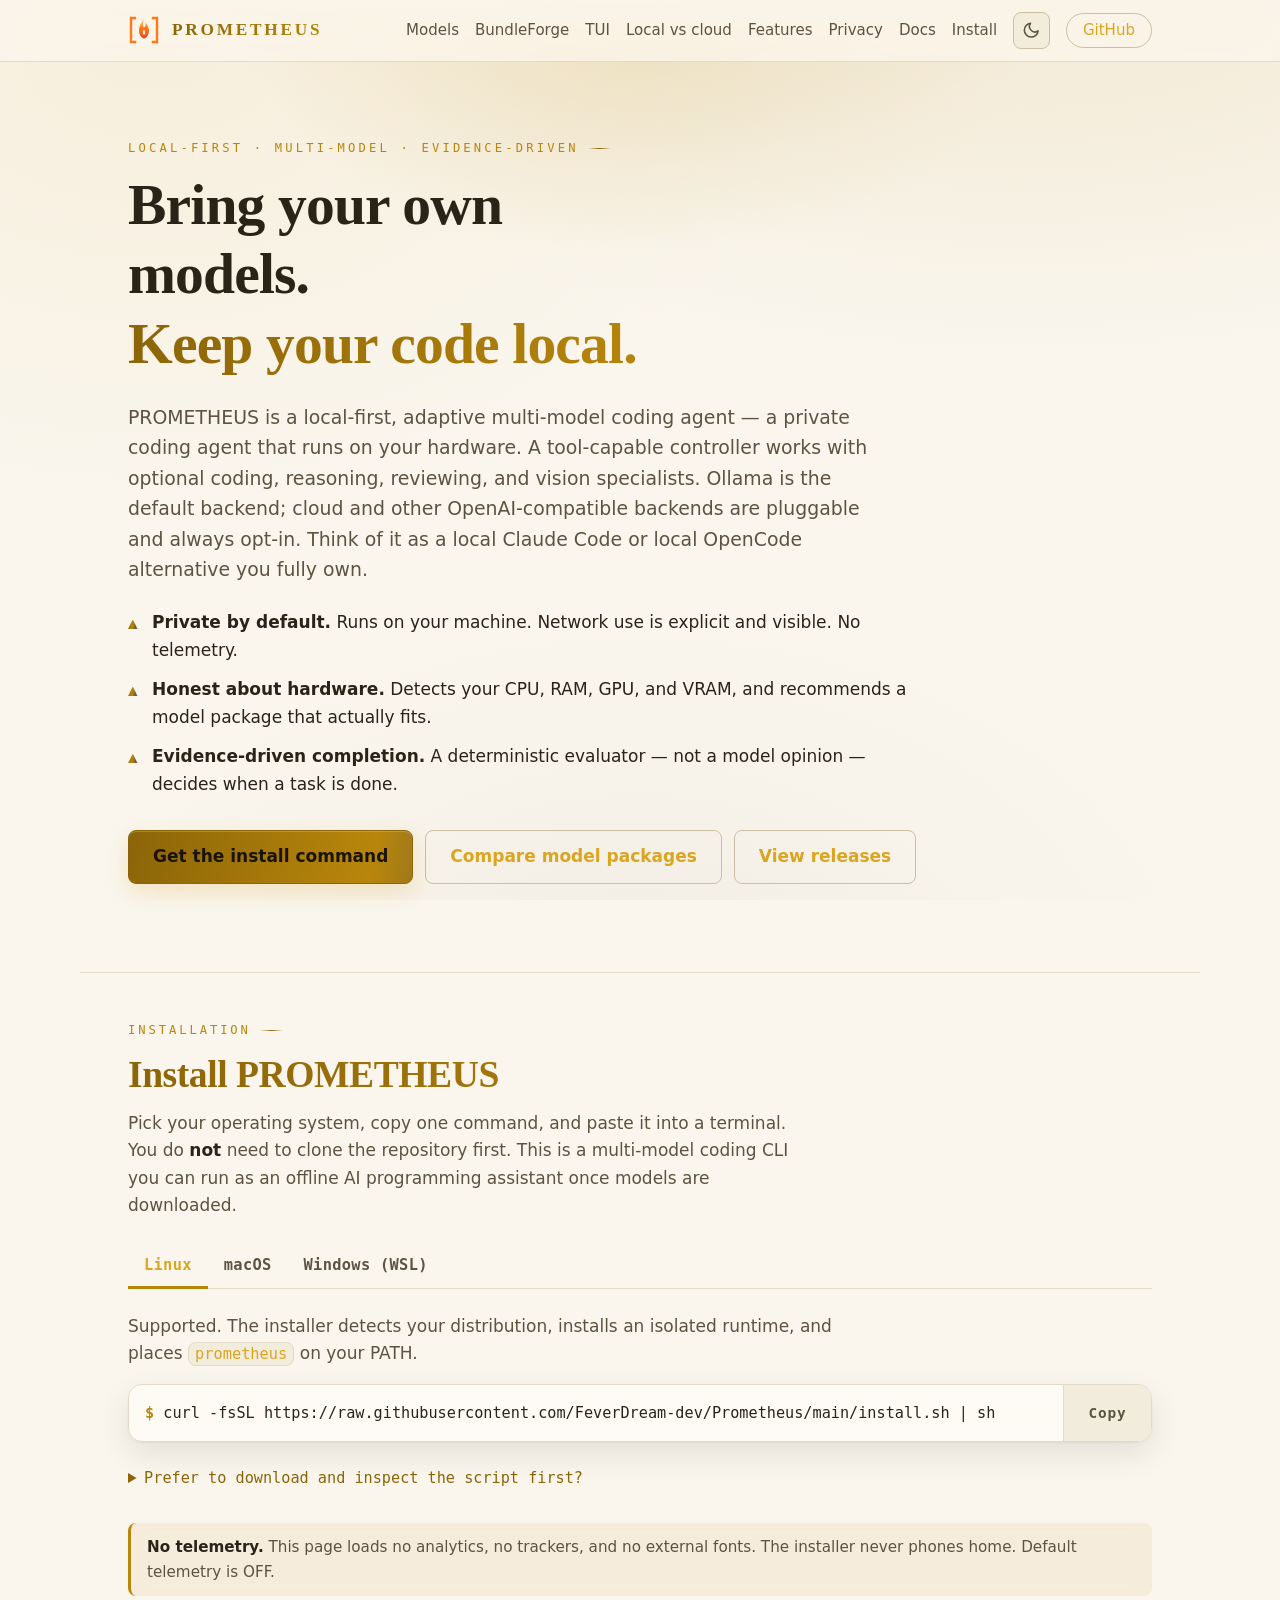
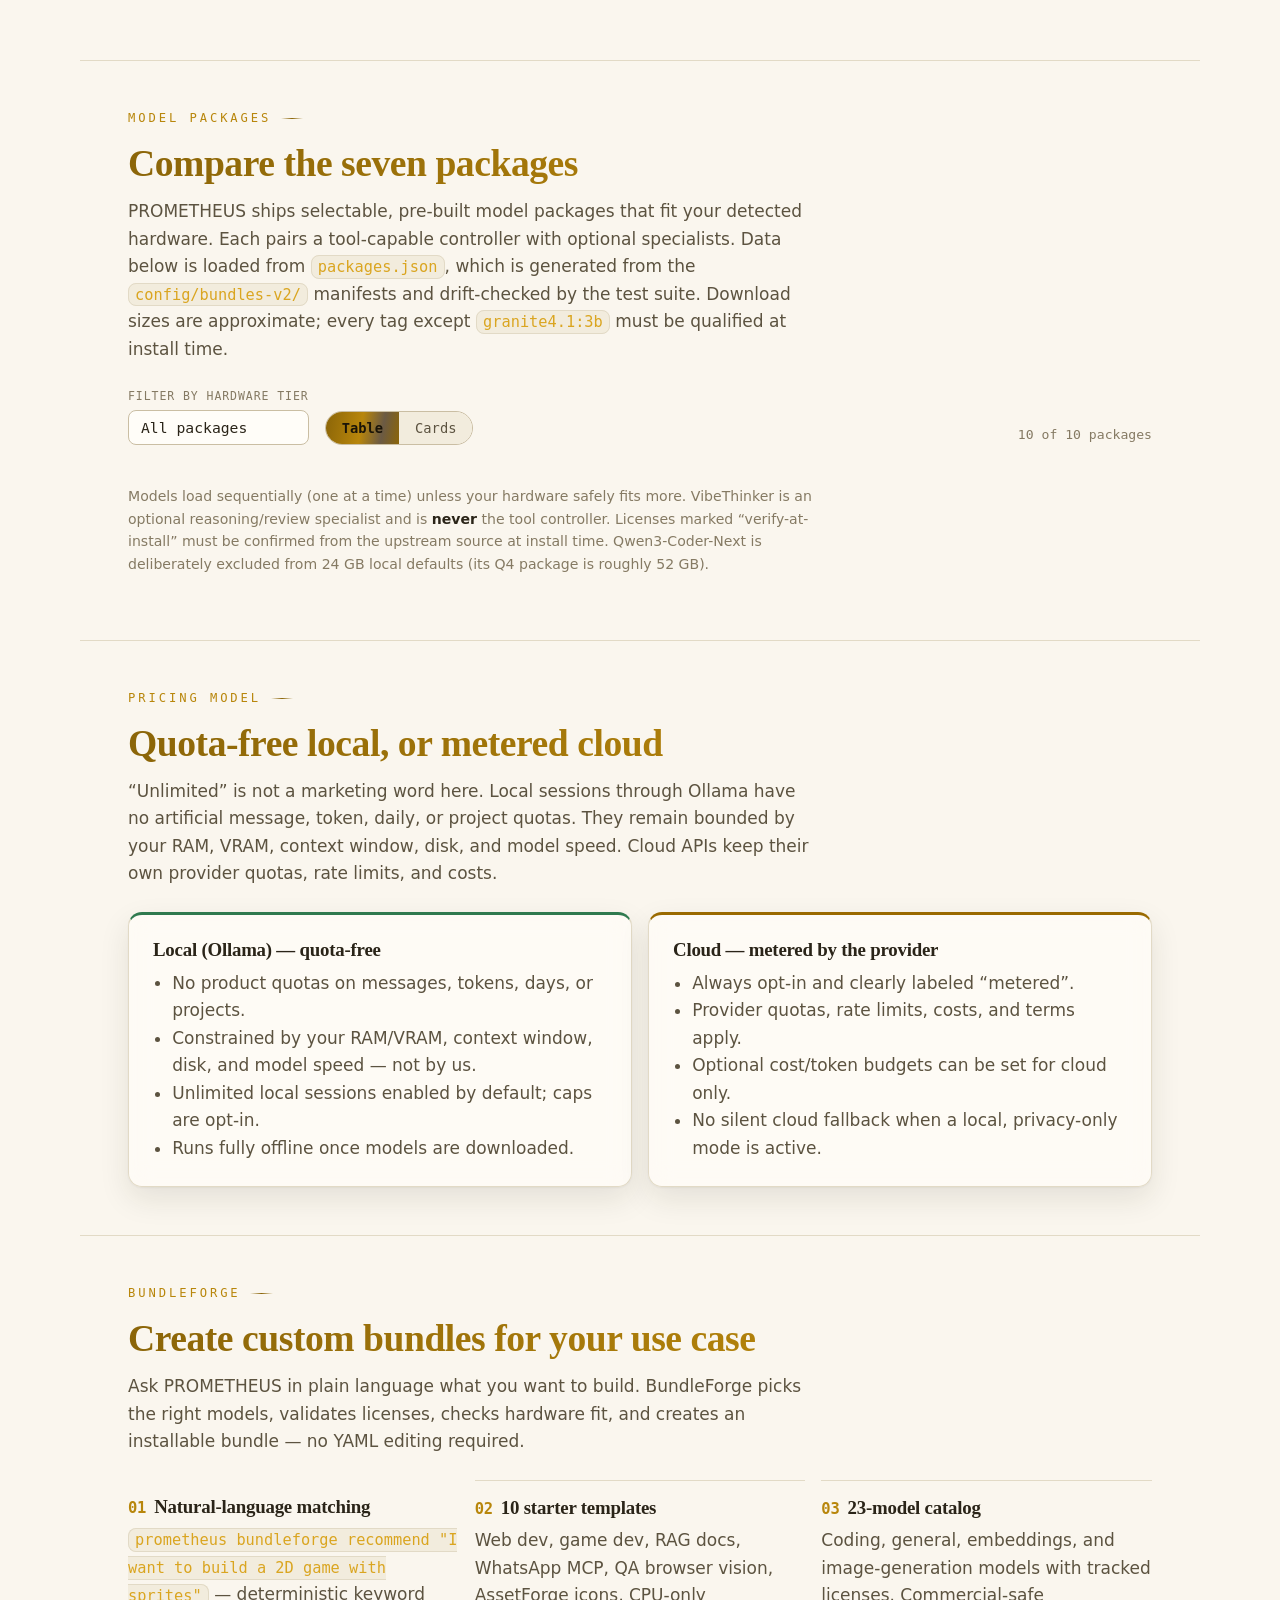
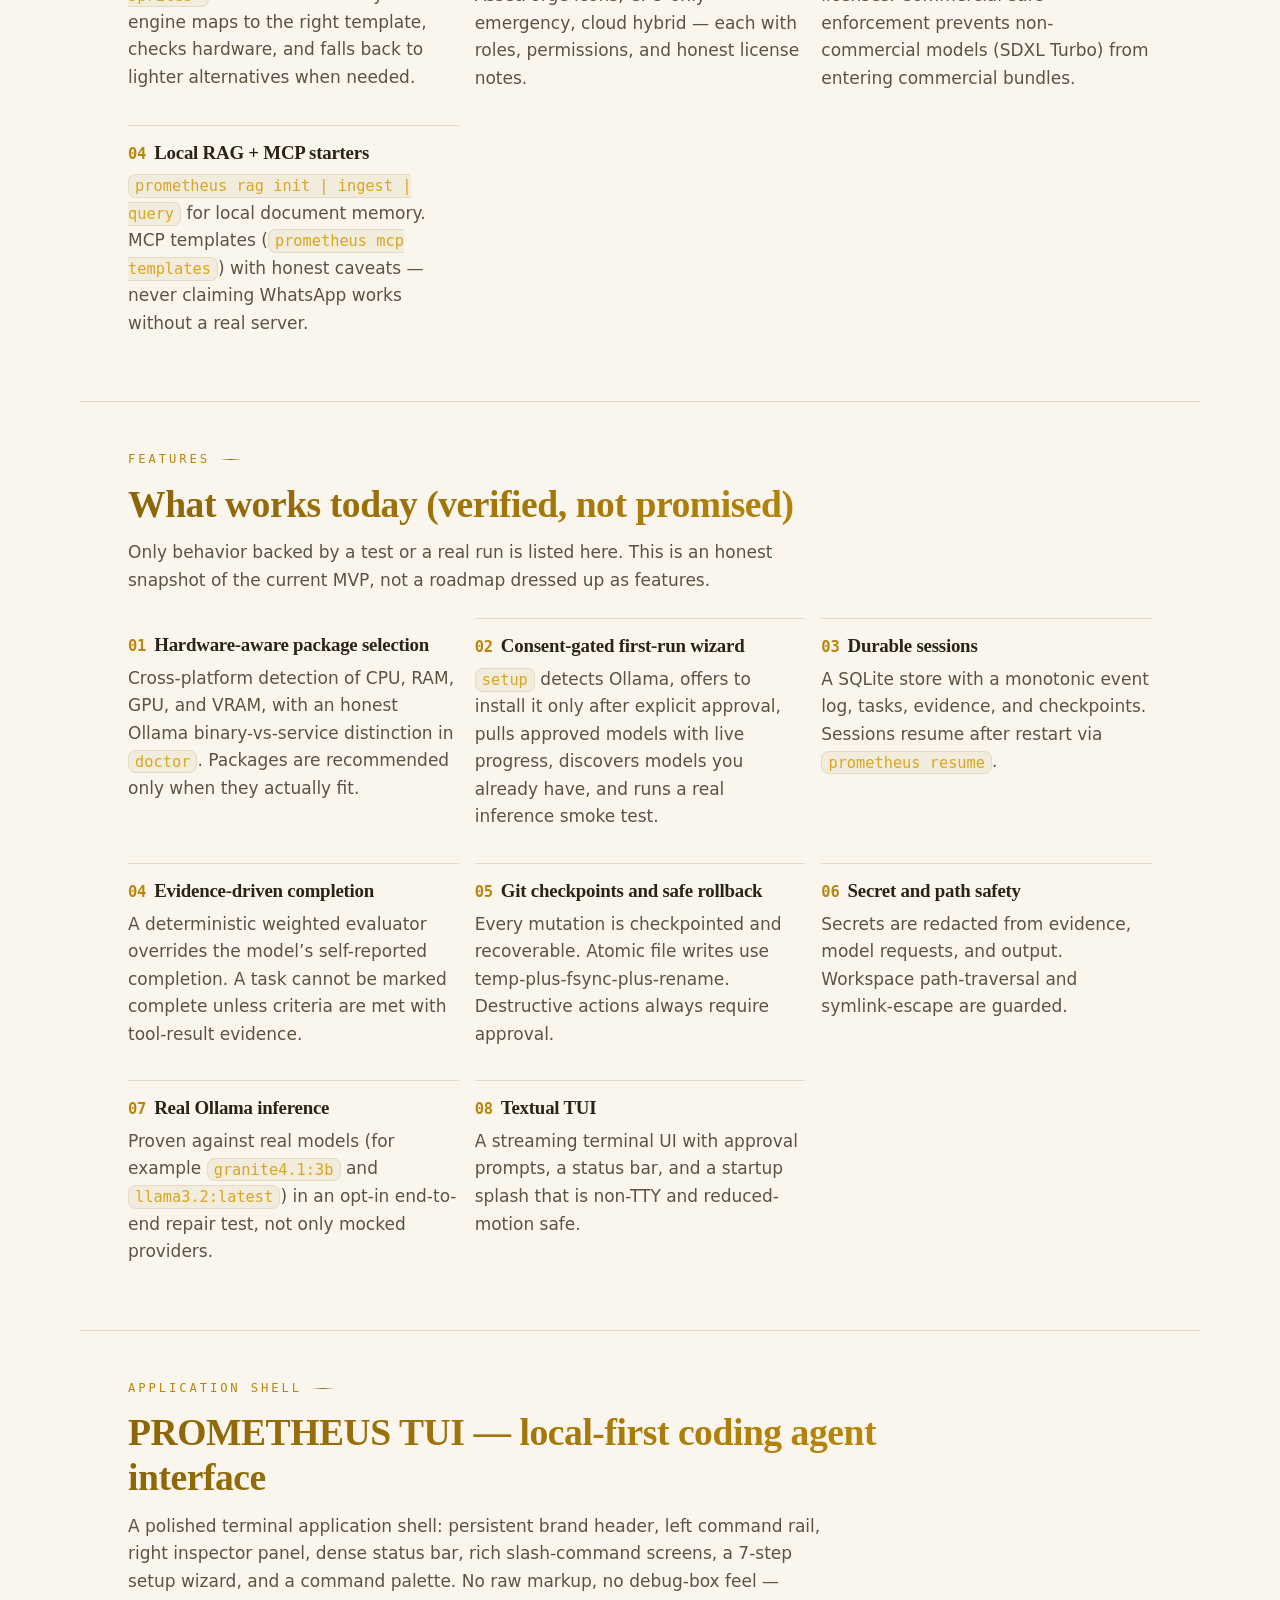
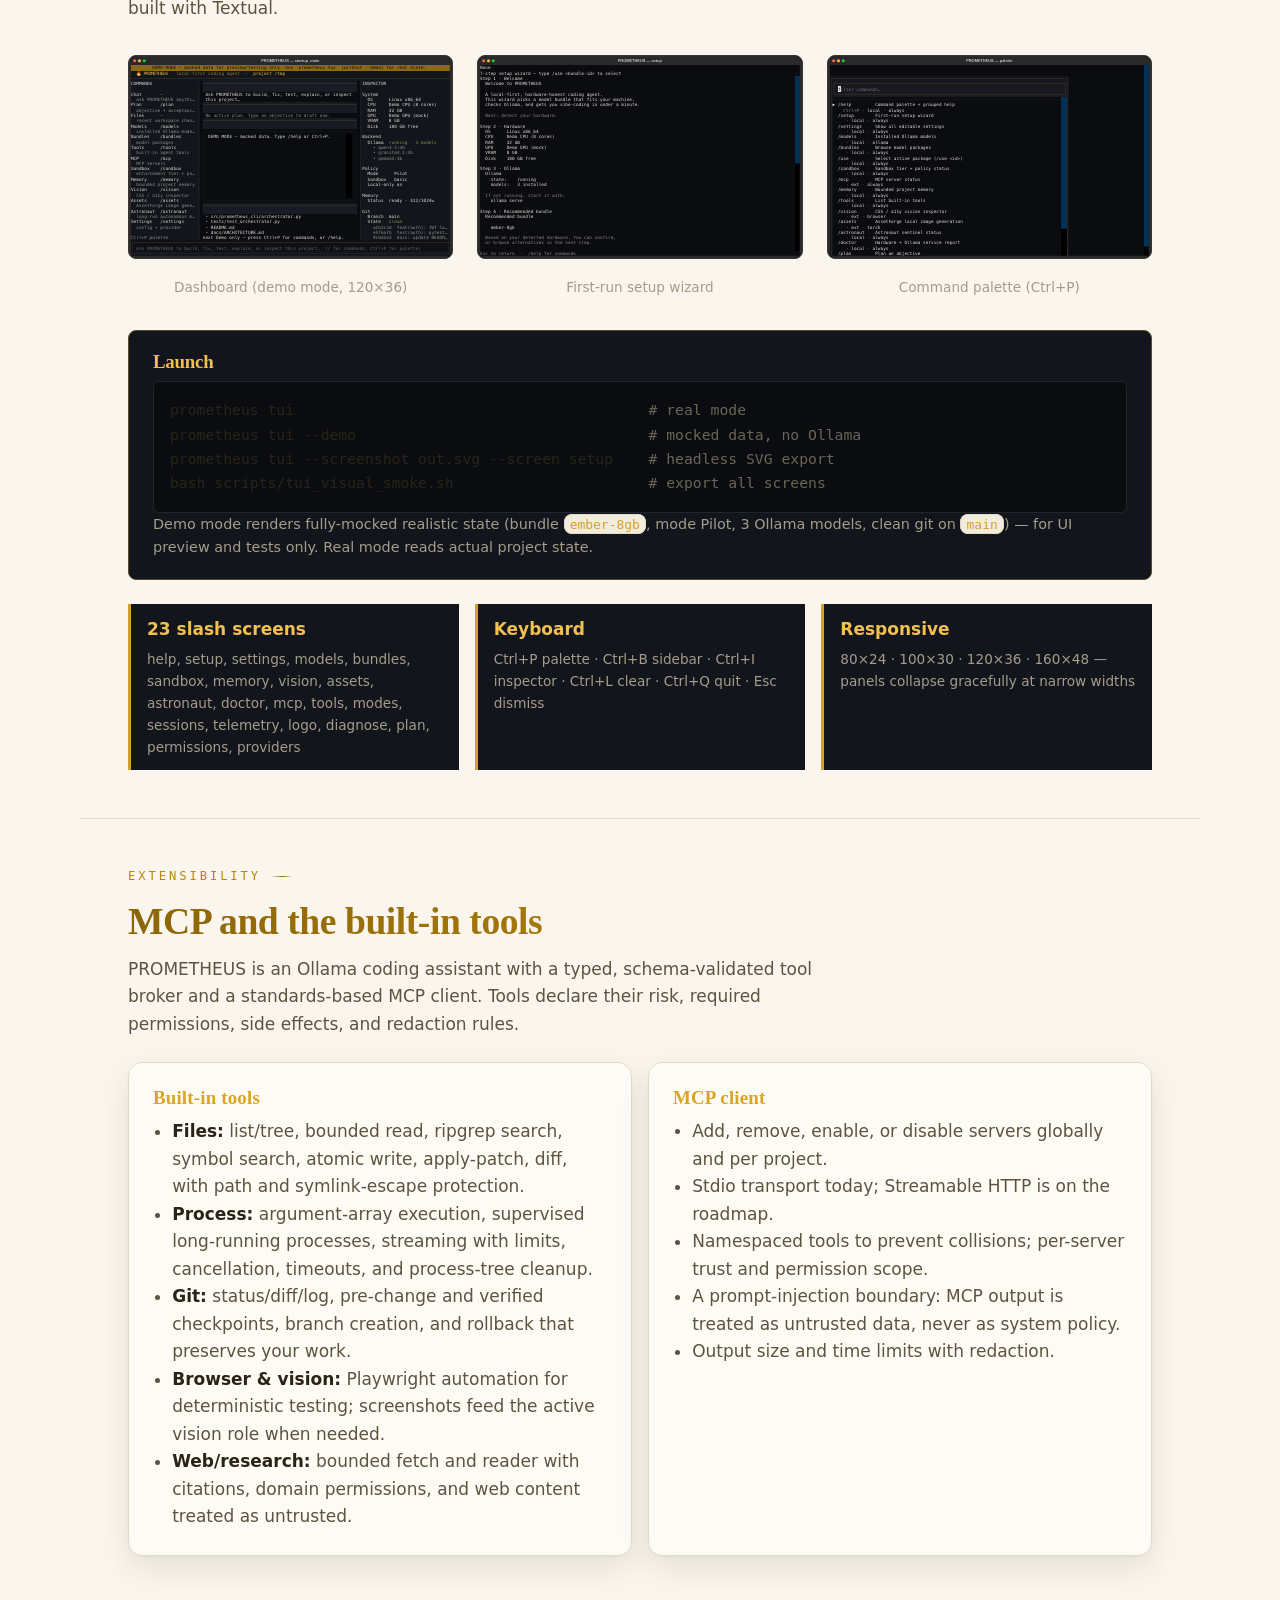
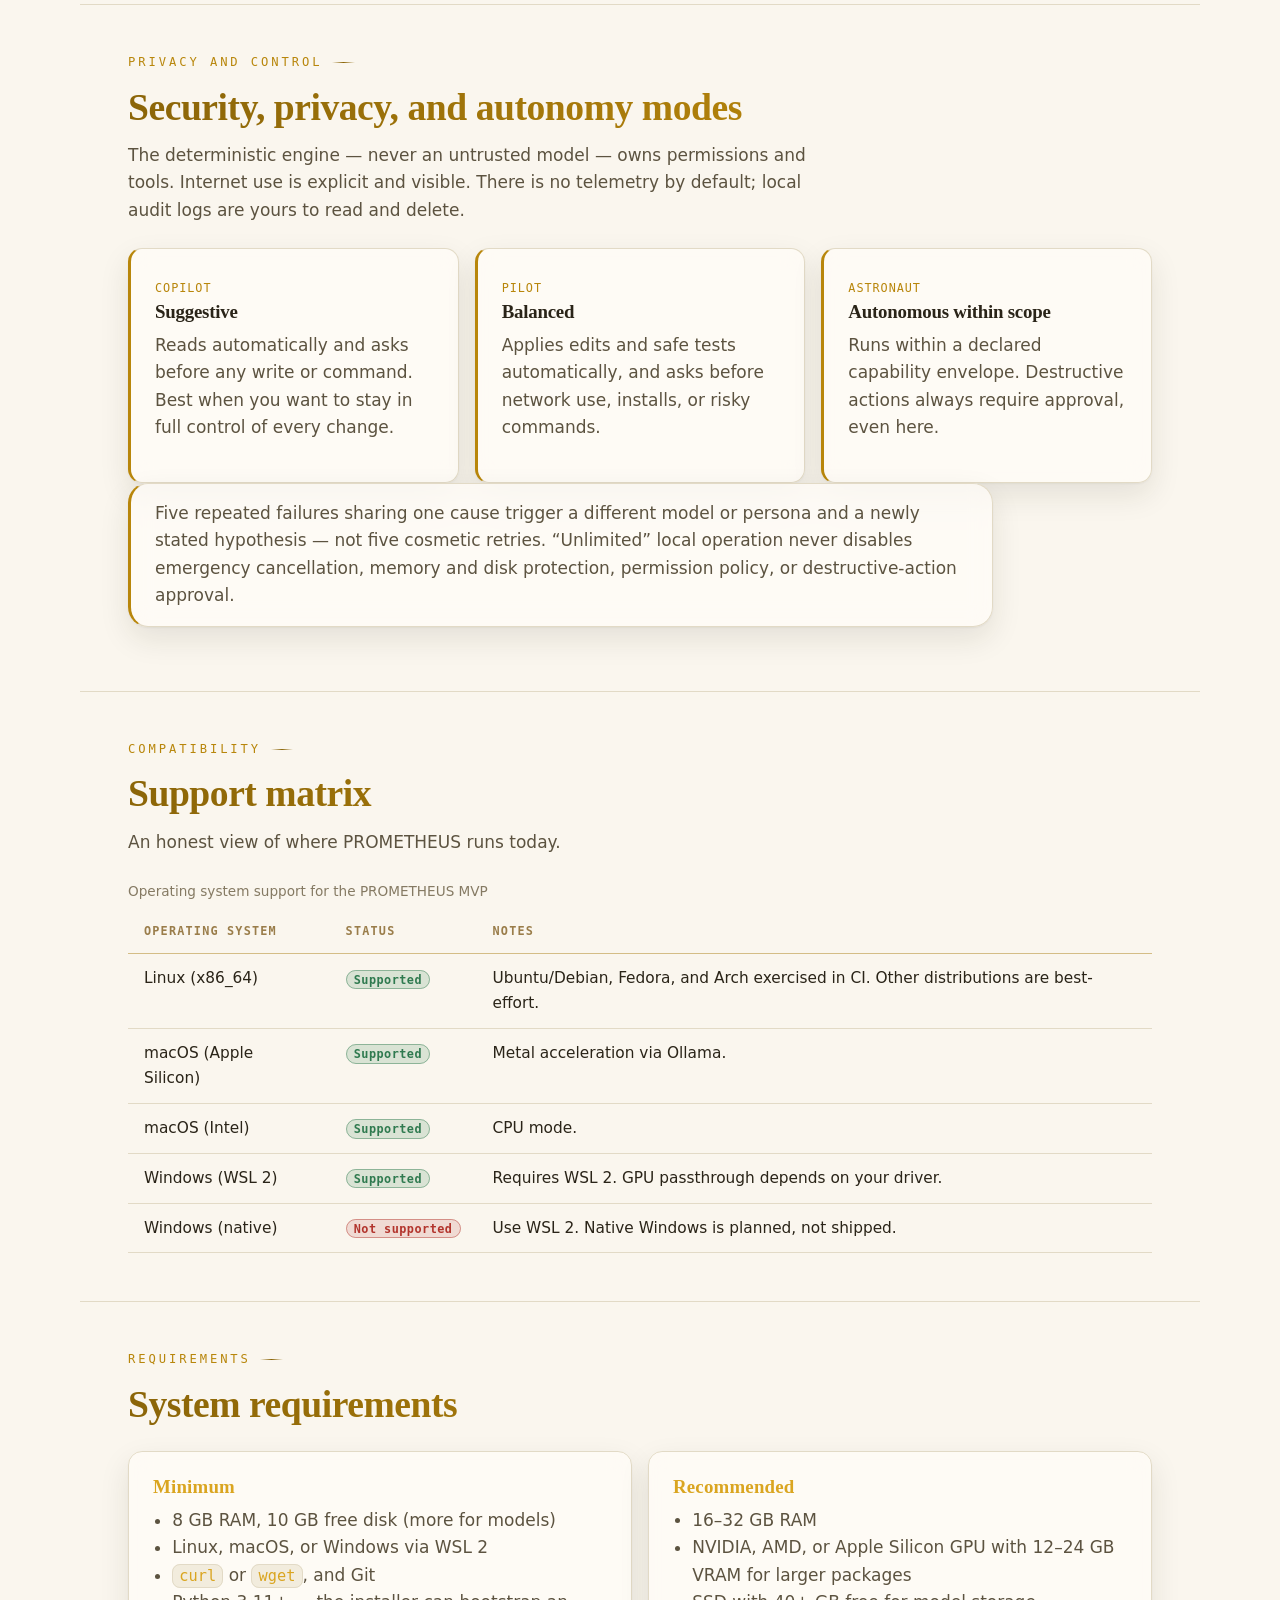
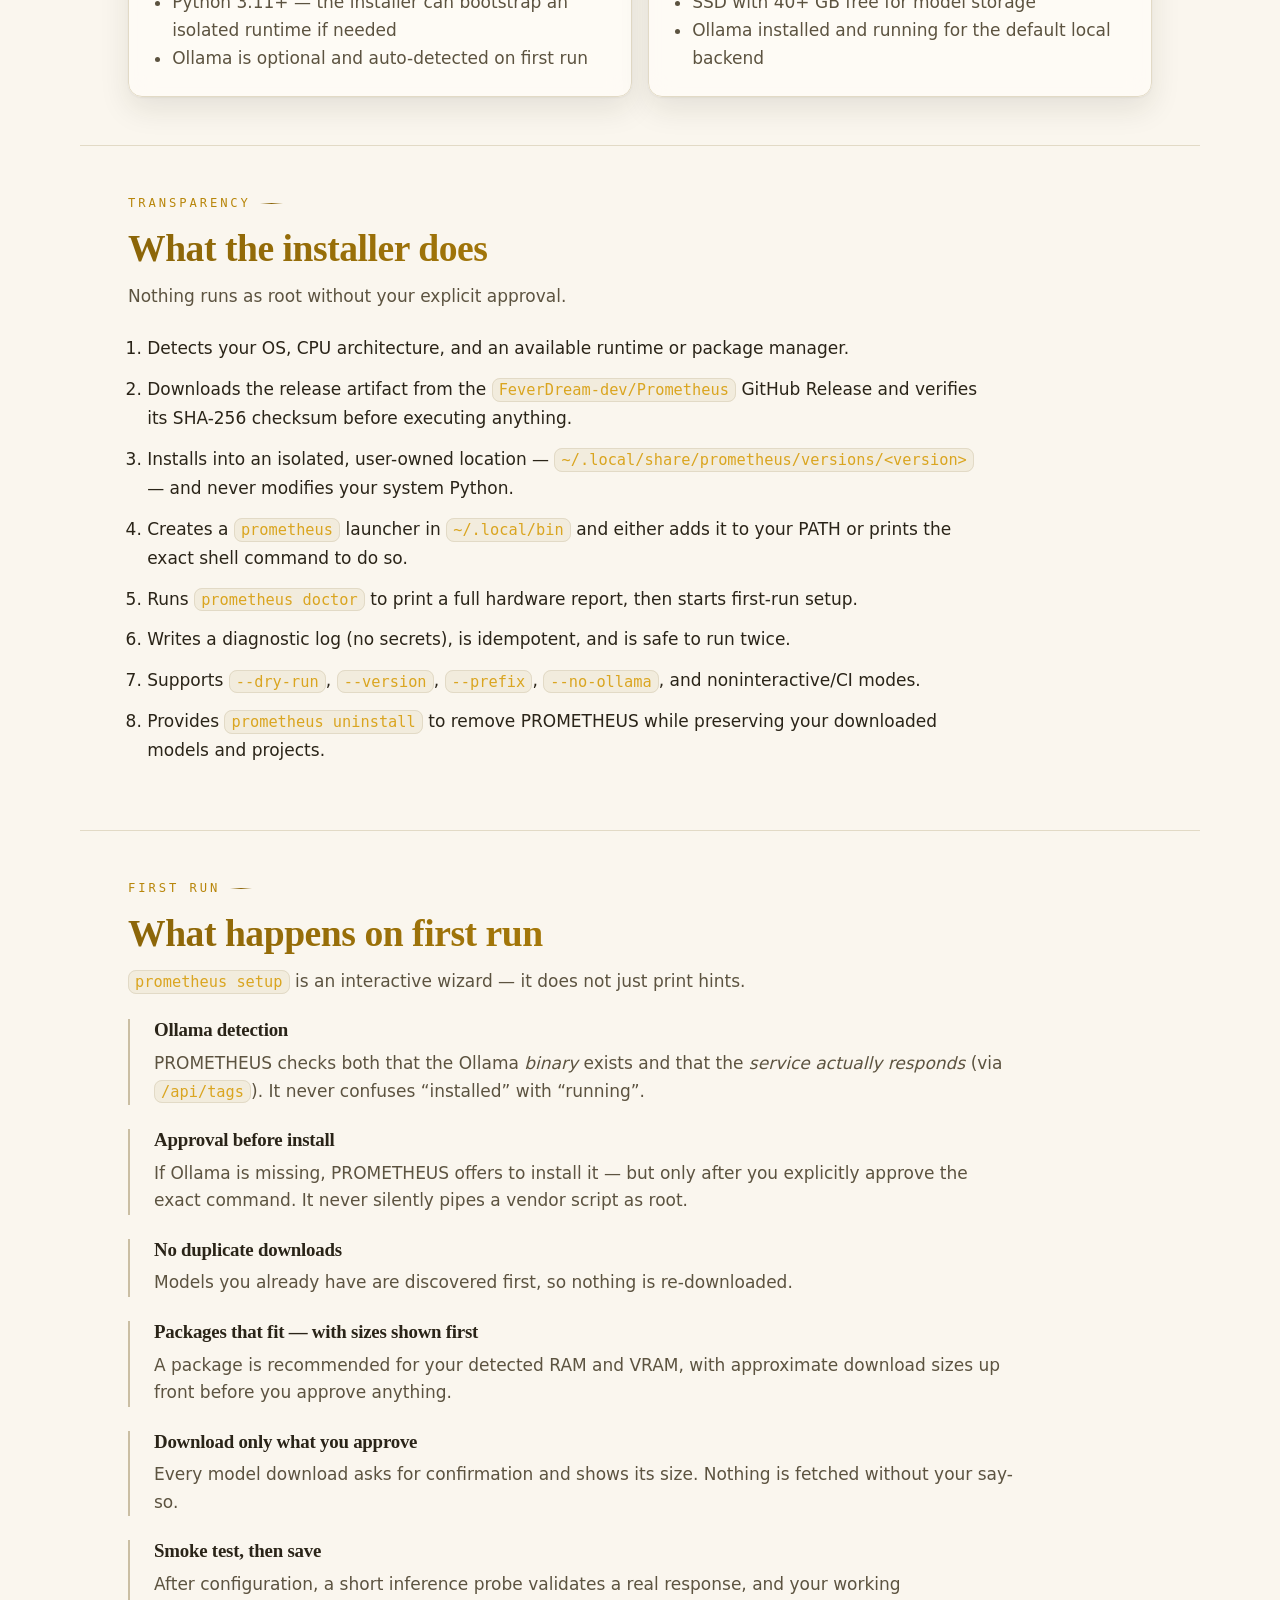
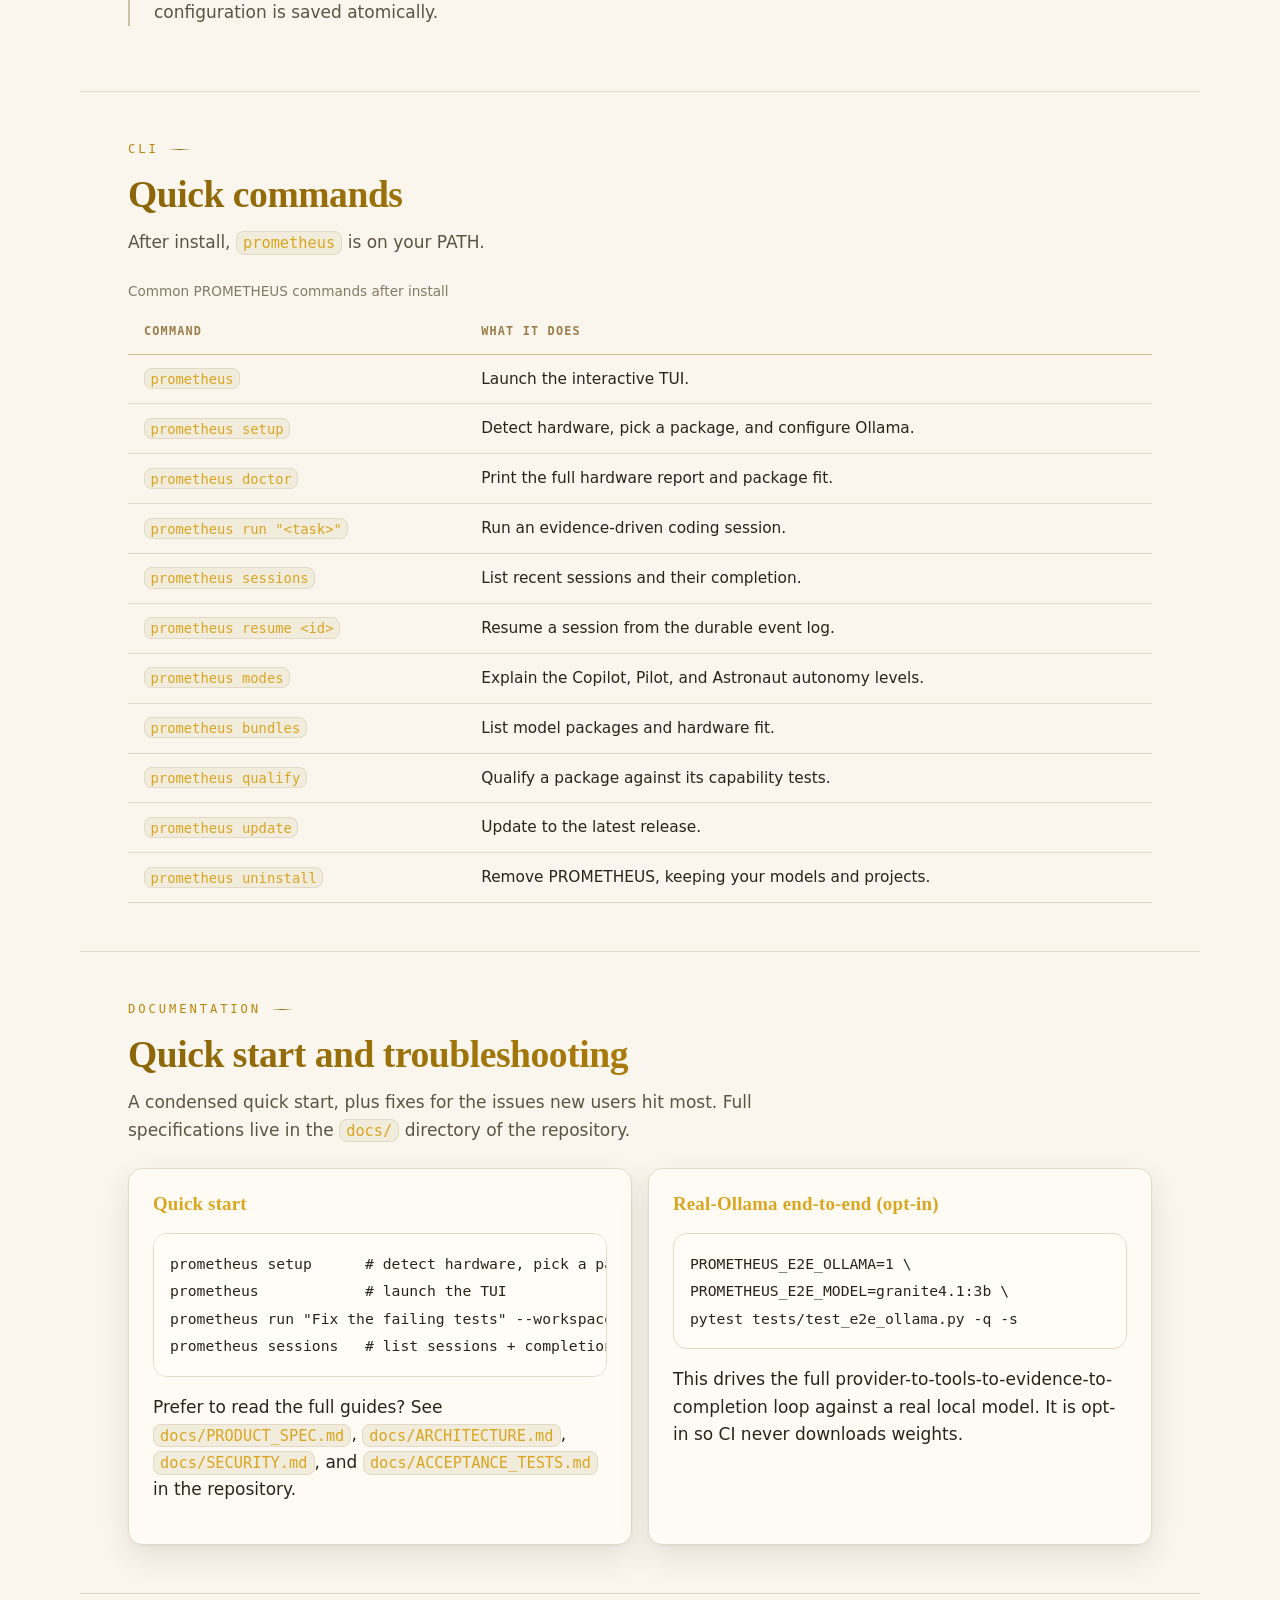
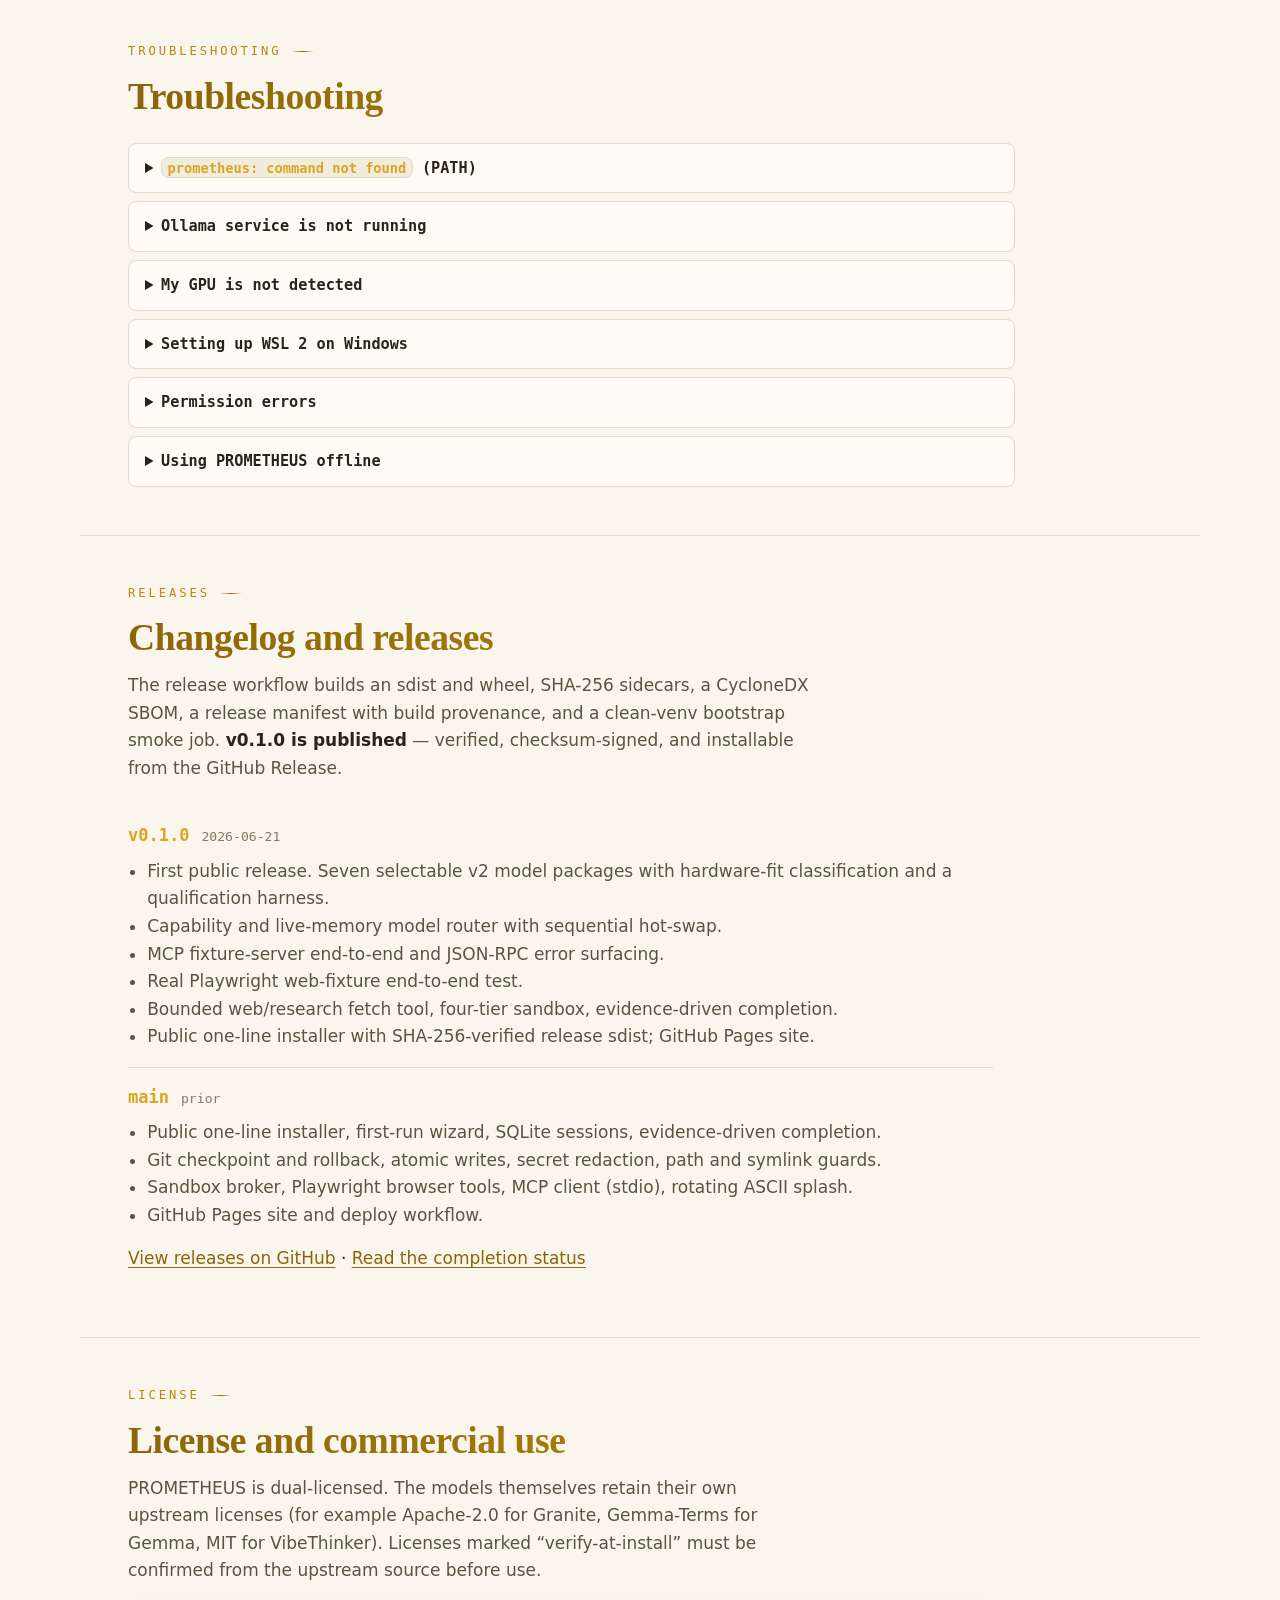
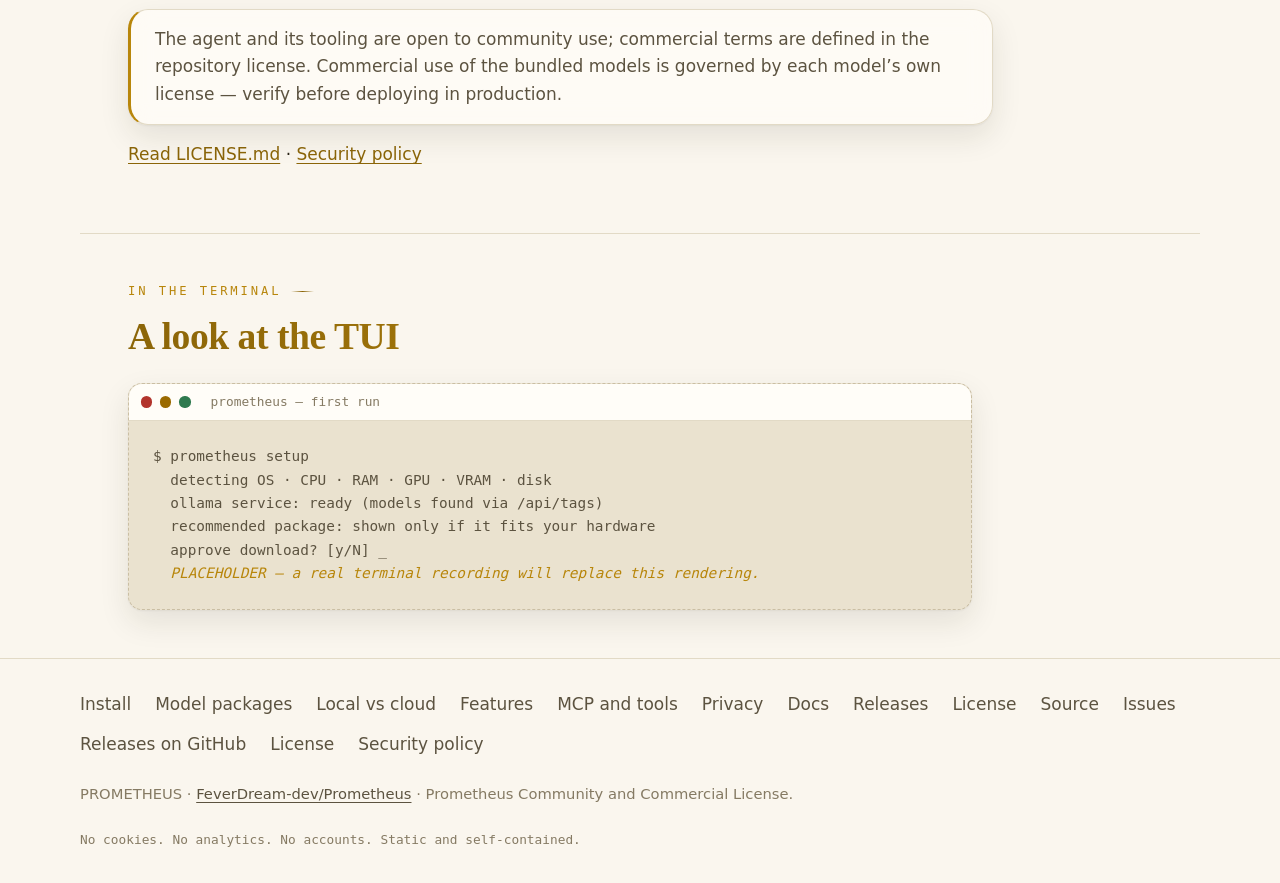
<file: website/index.html>
<!DOCTYPE html>
<!--
  PROMETHEUS — static, self-contained GitHub Pages site.
  One local stylesheet, one local script, no CDN, no external fonts, no trackers,
  no analytics. Default telemetry is OFF. The install commands below are the
  canonical copy of website/commands.json; tests/test_website.py asserts they
  cannot drift. The package comparison is rendered from website/packages.json,
  which tests/test_packages_json.py asserts against config/bundles-v2/.
-->
<html lang="en" data-theme="dark">
<head>
  <meta charset="utf-8">
  <meta name="viewport" content="width=device-width, initial-scale=1">
  <meta name="color-scheme" content="dark light">
  <meta name="theme-color" content="#0c0a09" media="(prefers-color-scheme: dark)">
  <meta name="theme-color" content="#f7f3ec" media="(prefers-color-scheme: light)">
  <meta name="robots" content="index,follow">
  <meta name="author" content="FeverDream-dev">
  <title>PROMETHEUS — local-first multi-model coding agent</title>
  <meta name="description" content="PROMETHEUS is a local-first, adaptive multi-model coding agent. Run a private coding agent on your own hardware with Ollama — a local Claude Code and OpenCode alternative. Install with one command on Linux, macOS, or Windows/WSL.">
  <link rel="canonical" href="https://feverdream-dev.github.io/Prometheus/">
  <link rel="icon" href="favicon.svg" type="image/svg+xml">
  <link rel="apple-touch-icon" href="favicon.svg">
  <link rel="manifest" href="site.webmanifest">

  <!-- Open Graph -->
  <meta property="og:type" content="website">
  <meta property="og:site_name" content="PROMETHEUS">
  <meta property="og:title" content="PROMETHEUS — local-first multi-model coding agent">
  <meta property="og:description" content="A private, local-first AI coding agent. Bring your own models via Ollama; cloud is optional and always opt-in. Evidence-driven completion, three autonomy modes, MCP and built-in tools.">
  <meta property="og:url" content="https://feverdream-dev.github.io/Prometheus/">
  <!--
    PROVISIONAL social card. Original inline SVG (website/og.svg), not the
    official brand artwork (pending). Social scrapers prefer PNG/JPG; the SVG
    is the honest self-contained choice under the no-CDN/no-raster constraint.
    TODO: replace with a real raster card once brand artwork is supplied.
  -->
  <meta property="og:image" content="https://feverdream-dev.github.io/Prometheus/og.svg">
  <meta property="og:image:alt" content="PROMETHEUS wordmark and spark mark on a dark card.">
  <meta property="og:locale" content="en_US">

  <!-- Twitter / X -->
  <meta name="twitter:card" content="summary_large_image">
  <meta name="twitter:title" content="PROMETHEUS — local-first multi-model coding agent">
  <meta name="twitter:description" content="A private, local-first AI coding agent. Bring your own models via Ollama; cloud is optional.">
  <meta name="twitter:image" content="https://feverdream-dev.github.io/Prometheus/og.svg">
  <meta name="twitter:image:alt" content="PROMETHEUS wordmark and spark mark on a dark card.">

  <link rel="stylesheet" href="assets/css/styles.css">

  <!-- Structured data: truthful fields only. -->
  <script type="application/ld+json">
  {
    "@context": "https://schema.org",
    "@graph": [
      {
        "@type": "SoftwareApplication",
        "name": "PROMETHEUS",
        "applicationCategory": "DeveloperApplication",
        "operatingSystem": "Linux, macOS, Windows (WSL 2)",
        "description": "Local-first, adaptive multi-model coding agent. A tool-capable controller works with optional coding, reasoning, reviewing, and vision specialists. Ollama is the default backend; cloud and other OpenAI-compatible backends are pluggable and always opt-in.",
        "url": "https://feverdream-dev.github.io/Prometheus/",
        "downloadUrl": "https://github.com/FeverDream-dev/Prometheus/releases",
        "softwareVersion": "0.x (pre-1.0)",
        "runtimePlatform": ["Ollama"],
        "softwareRequirements": "Python 3.11+ (bootstrapped by the installer), Ollama (optional, auto-detected). 8 GB RAM minimum; a GPU with 8-24 GB VRAM is recommended for larger model packages.",
        "featureList": [
          "Selectable local model packages that fit detected hardware",
          "Quota-free local sessions with Ollama",
          "Three autonomy modes: Copilot, Pilot, Astronaut",
          "Evidence-driven completion evaluation",
          "MCP client and a typed built-in tool broker",
          "SQLite sessions that resume after restart",
          "Git checkpoints with safe rollback",
          "No telemetry by default"
        ],
        "offers": {
          "@type": "Offer",
          "price": "0",
          "priceCurrency": "USD"
        }
      },
      {
        "@type": "SoftwareSourceCode",
        "name": "PROMETHEUS",
        "codeRepository": "https://github.com/FeverDream-dev/Prometheus",
        "issueTracker": "https://github.com/FeverDream-dev/Prometheus/issues",
        "programmingLanguage": "Python",
        "runtimePlatform": ["Ollama"],
        "license": "https://github.com/FeverDream-dev/Prometheus/blob/main/LICENSE.md",
        "description": "Source code for PROMETHEUS, a local-first multi-model coding agent."
      }
    ]
  }
  </script>

  <!-- Set theme before paint to avoid a flash of the wrong theme. No external requests. -->
  <script>
  (function(){try{var k="prometheus-theme";var v=localStorage.getItem(k);
  var t=(v==="light"||v==="dark")?v:(window.matchMedia&&matchMedia("(prefers-color-scheme: light)").matches?"light":"dark");
  document.documentElement.setAttribute("data-theme",t);}catch(e){}})();
  </script>
</head>
<body>
  <a class="skip-link" href="#install">Skip to install instructions</a>

  <header class="site-header">
    <div class="header-inner">
      <a class="brand" href="#top" aria-label="PROMETHEUS home">
        <!--
          PROVISIONAL LOGO MARK — placeholder pending the official company logo.
          This is an original "spark / flame-in-brackets" motif rendered as inline
          SVG. It is NOT the final brand artwork. Replace wholesale when the
          official PROMETHEUS logo is supplied.
        -->
        <svg class="logo" viewBox="0 0 32 32" role="img" aria-label="PROMETHEUS provisional spark logo" focusable="false">
          <defs>
            <linearGradient id="flameGrad" x1="0" y1="1" x2="0" y2="0">
              <stop offset="0" stop-color="#e0451b"/>
              <stop offset="0.55" stop-color="#ff7a18"/>
              <stop offset="1" stop-color="#ffd27a"/>
            </linearGradient>
          </defs>
          <path d="M7 4 H3 V28 H7" fill="none" stroke="#ff7a18" stroke-width="2.4" stroke-linecap="square"/>
          <path d="M25 4 H29 V28 H25" fill="none" stroke="#ff7a18" stroke-width="2.4" stroke-linecap="square"/>
          <path d="M16 5 C 12.5 9.5, 11 12.5, 11 16.5 C 11 20.5, 13 23.5, 16 24.8 C 19 23.5, 21 20.5, 21 16.5 C 21 13.5, 19.2 11, 17.4 8.6 C 18 11, 17.4 13.2, 16 13.2 C 14.7 12.8, 14.8 9.2, 16 5 Z" fill="url(#flameGrad)"/>
          <path d="M16 15.5 C 14.8 17, 14.4 18.6, 15 20 C 15.5 21, 16.5 21, 17 20 C 17.6 18.6, 17.2 17, 16 15.5 Z" fill="#fff3e0" opacity="0.9"/>
        </svg>
        <span class="wordmark">PROMETHEUS</span>
      </a>
      <nav class="top-nav" aria-label="Page sections">
        <a href="#packages">Models</a>
          <a href="#bundleforge">BundleForge</a>
        <a href="#tui">TUI</a>
        <a href="#quota">Local vs cloud</a>
        <a href="#features">Features</a>
        <a href="#security">Privacy</a>
        <a href="#docs">Docs</a>
        <a href="#install">Install</a>
        <button class="theme-toggle" type="button" aria-label="Toggle light or dark theme" aria-pressed="false" title="Toggle theme">
          <svg class="icon icon-sun" viewBox="0 0 24 24" fill="none" stroke="currentColor" stroke-width="2" stroke-linecap="round" aria-hidden="true"><circle cx="12" cy="12" r="4"/><path d="M12 2v2M12 20v2M2 12h2M20 12h2M5 5l1.5 1.5M17.5 17.5L19 19M19 5l-1.5 1.5M6.5 17.5L5 19"/></svg>
          <svg class="icon icon-moon" viewBox="0 0 24 24" fill="none" stroke="currentColor" stroke-width="2" stroke-linecap="round" stroke-linejoin="round" aria-hidden="true"><path d="M21 12.8A9 9 0 1 1 11.2 3a7 7 0 0 0 9.8 9.8z"/></svg>
        </button>
        <a class="gh" href="https://github.com/FeverDream-dev/Prometheus" rel="noopener">GitHub</a>
      </nav>
    </div>
  </header>

  <main id="top">
    <section class="hero" aria-labelledby="hero-title">
      <p class="eyebrow">local-first &middot; multi-model &middot; evidence-driven</p>
      <h1 id="hero-title">Bring your own models.<br><span class="accent">Keep your code local.</span></h1>
      <p class="lead">
        PROMETHEUS is a local-first, adaptive multi-model coding agent &mdash; a private
        coding agent that runs on your hardware. A tool-capable controller works with
        optional coding, reasoning, reviewing, and vision specialists. Ollama is the
        default backend; cloud and other OpenAI-compatible backends are pluggable and
        always opt-in. Think of it as a local Claude Code or local OpenCode alternative
        you fully own.
      </p>
      <ul class="hero-points">
        <li><strong>Private by default.</strong> Runs on your machine. Network use is explicit and visible. No telemetry.</li>
        <li><strong>Honest about hardware.</strong> Detects your CPU, RAM, GPU, and VRAM, and recommends a model package that actually fits.</li>
        <li><strong>Evidence-driven completion.</strong> A deterministic evaluator &mdash; not a model opinion &mdash; decides when a task is done.</li>
      </ul>
      <p class="cta-row">
        <a class="cta" href="#install">Get the install command</a>
        <a class="cta ghost" href="#packages">Compare model packages</a>
        <a class="cta ghost" href="https://github.com/FeverDream-dev/Prometheus/releases" rel="noopener">View releases</a>
      </p>
    </section>

    <section id="install" class="install" aria-labelledby="install-title">
      <div class="section-head">
        <span class="eyebrow">Installation</span>
        <h2 id="install-title">Install PROMETHEUS</h2>
        <p class="section-lead">
          Pick your operating system, copy one command, and paste it into a terminal.
          You do <strong>not</strong> need to clone the repository first. This is a
          multi-model coding CLI you can run as an offline AI programming assistant
          once models are downloaded.
        </p>
      </div>

      <div class="tablist-wrap" data-tablist-root>
        <div class="tablist" role="tablist" aria-label="Choose your operating system">
          <button class="tab" role="tab" id="tab-linux" aria-selected="true" aria-controls="panel-linux" tabindex="0" data-os="linux">Linux</button>
          <button class="tab" role="tab" id="tab-macos" aria-selected="false" aria-controls="panel-macos" tabindex="-1" data-os="macos">macOS</button>
          <button class="tab" role="tab" id="tab-windows" aria-selected="false" aria-controls="panel-windows" tabindex="-1" data-os="windows">Windows (WSL)</button>
        </div>

        <div class="tabpanel" role="tabpanel" id="panel-linux" aria-labelledby="tab-linux" data-os="linux">
          <p class="os-note">Supported. The installer detects your distribution, installs an isolated runtime, and places <code>prometheus</code> on your PATH.</p>
          <div class="cmd-block" data-cmd-block="linux">
            <code class="cmd" data-os="linux" data-command="curl -fsSL https://raw.githubusercontent.com/FeverDream-dev/Prometheus/main/install.sh | sh">curl -fsSL https://raw.githubusercontent.com/FeverDream-dev/Prometheus/main/install.sh | sh</code>
            <button class="copy-btn" type="button" data-copy-target="panel-linux" data-os="linux" data-command="curl -fsSL https://raw.githubusercontent.com/FeverDream-dev/Prometheus/main/install.sh | sh" aria-label="Copy the Linux install command">
              <span class="copy-label">Copy</span>
            </button>
          </div>
          <details class="manual-alt">
            <summary>Prefer to download and inspect the script first?</summary>
            <p>Download the installer, read it, then run it locally. The SHA-256 of the release artifact is verified by the installer before anything executes.</p>
            <pre class="manual-code"><code data-manual-os="linux">curl -fsSL https://raw.githubusercontent.com/FeverDream-dev/Prometheus/main/install.sh -o install.sh
less install.sh
sh install.sh</code></pre>
          </details>
        </div>

        <div class="tabpanel" role="tabpanel" id="panel-macos" aria-labelledby="tab-macos" data-os="macos" hidden>
          <p class="os-note">Supported on Apple Silicon and Intel. The installer uses an isolated Python runtime in your home directory and never modifies system Python.</p>
          <div class="cmd-block" data-cmd-block="macos">
            <code class="cmd" data-os="macos" data-command="curl -fsSL https://raw.githubusercontent.com/FeverDream-dev/Prometheus/main/install.sh | sh">curl -fsSL https://raw.githubusercontent.com/FeverDream-dev/Prometheus/main/install.sh | sh</code>
            <button class="copy-btn" type="button" data-copy-target="panel-macos" data-os="macos" data-command="curl -fsSL https://raw.githubusercontent.com/FeverDream-dev/Prometheus/main/install.sh | sh" aria-label="Copy the macOS install command">
              <span class="copy-label">Copy</span>
            </button>
          </div>
          <details class="manual-alt">
            <summary>Prefer to download and inspect the script first?</summary>
            <p>Download the installer, read it, then run it locally.</p>
            <pre class="manual-code"><code data-manual-os="macos">curl -fsSL https://raw.githubusercontent.com/FeverDream-dev/Prometheus/main/install.sh -o install.sh
less install.sh
sh install.sh</code></pre>
          </details>
        </div>

        <div class="tabpanel" role="tabpanel" id="panel-windows" aria-labelledby="tab-windows" data-os="windows" hidden>
          <p class="os-note">Windows is supported through <strong>WSL 2 only</strong>. Native Windows is not supported yet. The PowerShell bootstrap installs PROMETHEUS inside a WSL distribution.</p>
          <div class="cmd-block" data-cmd-block="windows">
            <code class="cmd" data-os="windows" data-command="irm https://raw.githubusercontent.com/FeverDream-dev/Prometheus/main/install.ps1 | iex">irm https://raw.githubusercontent.com/FeverDream-dev/Prometheus/main/install.ps1 | iex</code>
            <button class="copy-btn" type="button" data-copy-target="panel-windows" data-os="windows" data-command="irm https://raw.githubusercontent.com/FeverDream-dev/Prometheus/main/install.ps1 | iex" aria-label="Copy the Windows (WSL) install command">
              <span class="copy-label">Copy</span>
            </button>
          </div>
          <details class="manual-alt">
            <summary>Prefer to download and inspect the script first?</summary>
            <p>Download the PowerShell bootstrap in PowerShell, review it, then run it.</p>
            <pre class="manual-code"><code data-manual-os="windows">iwr https://raw.githubusercontent.com/FeverDream-dev/Prometheus/main/install.ps1 -OutFile install.ps1
notepad install.ps1
&amp; ./install.ps1</code></pre>
          </details>
        </div>
      </div>

      <p class="no-track">
        <strong>No telemetry.</strong> This page loads no analytics, no trackers, and no
        external fonts. The installer never phones home. Default telemetry is OFF.
      </p>
    </section>

    <section id="packages" class="packages" aria-labelledby="packages-title">
      <div class="section-head">
        <span class="eyebrow">Model packages</span>
        <h2 id="packages-title">Compare the seven packages</h2>
        <p class="section-lead">
          PROMETHEUS ships selectable, pre-built model packages that fit your detected
          hardware. Each pairs a tool-capable controller with optional specialists.
          Data below is loaded from <code>packages.json</code>, which is generated from
          the <code>config/bundles-v2/</code> manifests and drift-checked by the test
          suite. Download sizes are approximate; every tag except
          <code>granite4.1:3b</code> must be qualified at install time.
        </p>
      </div>

      <div class="pk-toolbar">
        <div class="pk-control">
          <label for="pk-filter">Filter by hardware tier</label>
          <select class="pk-filter" id="pk-filter">
            <option value="all">All packages</option>
            <option value="cpu">CPU</option>
            <option value="gpu-8">8 GB GPU</option>
            <option value="gpu-12">12 GB GPU</option>
            <option value="gpu-24">24 GB GPU</option>
            <option value="addon">Review add-on</option>
          </select>
        </div>
        <div class="pk-view" role="group" aria-label="View">
          <button type="button" data-view="table" aria-pressed="true">Table</button>
          <button type="button" data-view="cards" aria-pressed="false">Cards</button>
        </div>
        <span class="pk-status" role="status" aria-live="polite"></span>
      </div>

      <div class="table-wrap pk-table-host">
        <table class="pk-table">
          <caption>PROMETHEUS model packages: roles, approximate download size, hardware fit, and status. JavaScript enhances this table; the static data below is a no-JS fallback.</caption>
          <thead>
            <tr>
              <th scope="col">Package</th>
              <th scope="col" class="hide-sm">Hardware fit</th>
              <th scope="col">Controller</th>
              <th scope="col" class="num hide-sm">~Core</th>
              <th scope="col" class="num hide-sm">Context</th>
              <th scope="col" class="hide-sm">Status</th>
            </tr>
          </thead>
          <tbody>
            <tr class="tier-cpu status-stable"><td><span class="pk-name">Spark</span><div class="pk-sub">CPU / 8 GB</div></td><td class="hide-sm">CPU · 8+ GB RAM</td><td><code>granite4.1:3b</code></td><td class="num hide-sm">~2.1 GB</td><td class="num hide-sm">8K&ndash;16K</td><td class="hide-sm">Stable</td></tr>
            <tr class="tier-gpu-8 status-stable"><td><span class="pk-name">Ember</span><div class="pk-sub">8 GB GPU</div></td><td class="hide-sm">8 GB VRAM</td><td><code>qwen3.5:4b</code></td><td class="num hide-sm">~3.4 GB</td><td class="num hide-sm">8K&ndash;16K</td><td class="hide-sm">Stable</td></tr>
            <tr class="tier-gpu-12 status-stable"><td><span class="pk-name">Forge</span><div class="pk-sub">12 GB balanced</div></td><td class="hide-sm">12 GB VRAM</td><td><code>qwen3.5:9b</code></td><td class="num hide-sm">~8.7 GB</td><td class="num hide-sm">16K&ndash;32K</td><td class="hide-sm">Stable</td></tr>
            <tr class="tier-gpu-12 status-experimental"><td><span class="pk-name">Oracle</span><div class="pk-sub">Gemma 4 multimodal</div></td><td class="hide-sm">12 GB VRAM</td><td><code>gemma4:12b</code></td><td class="num hide-sm">~7.6 GB</td><td class="num hide-sm">16K&ndash;32K</td><td class="hide-sm">Experimental</td></tr>
            <tr class="tier-gpu-24 status-experimental"><td><span class="pk-name">Titan</span><div class="pk-sub">24 GB quality</div></td><td class="hide-sm">24 GB VRAM</td><td><code>qwen3.5:27b</code></td><td class="num hide-sm">~22.3 GB</td><td class="num hide-sm">16K&ndash;64K</td><td class="hide-sm">Experimental</td></tr>
            <tr class="tier-gpu-24 status-experimental"><td><span class="pk-name">Hephaestus</span><div class="pk-sub">24 GB coding team</div></td><td class="hide-sm">24 GB VRAM</td><td><code>qwen3.5:9b</code> + <code>devstral:24b</code></td><td class="num hide-sm">~22.7 GB</td><td class="num hide-sm">16K&ndash;32K</td><td class="hide-sm">Experimental</td></tr>
            <tr class="tier-addon status-experimental"><td><span class="pk-name">VibeThinker</span><div class="pk-sub">review add-on</div></td><td class="hide-sm">Add-on (no controller)</td><td><em>none &mdash; review only</em></td><td class="num hide-sm">~1.9 GB</td><td class="num hide-sm">16K&ndash;64K</td><td class="hide-sm">Experimental</td></tr>
          </tbody>
        </table>
      </div>
      <div class="pk-cards-host" hidden></div>

      <p class="pk-footnote">
        Models load sequentially (one at a time) unless your hardware safely fits more.
        VibeThinker is an optional reasoning/review specialist and is <strong>never</strong>
        the tool controller. Licenses marked &ldquo;verify-at-install&rdquo; must be
        confirmed from the upstream source at install time. Qwen3-Coder-Next is
        deliberately excluded from 24 GB local defaults (its Q4 package is roughly 52 GB).
      </p>
    </section>

    <section id="quota" class="quota" aria-labelledby="quota-title">
      <div class="section-head">
        <span class="eyebrow">Pricing model</span>
        <h2 id="quota-title">Quota-free local, or metered cloud</h2>
        <p class="section-lead">
          &ldquo;Unlimited&rdquo; is not a marketing word here. Local sessions through
          Ollama have no artificial message, token, daily, or project quotas. They remain
          bounded by your RAM, VRAM, context window, disk, and model speed. Cloud APIs
          keep their own provider quotas, rate limits, and costs.
        </p>
      </div>
      <div class="vs-grid">
        <div class="vs-col local">
          <h3>Local (Ollama) &mdash; quota-free</h3>
          <ul>
            <li>No product quotas on messages, tokens, days, or projects.</li>
            <li>Constrained by your RAM/VRAM, context window, disk, and model speed &mdash; not by us.</li>
            <li>Unlimited local sessions enabled by default; caps are opt-in.</li>
            <li>Runs fully offline once models are downloaded.</li>
          </ul>
        </div>
        <div class="vs-col cloud">
          <h3>Cloud &mdash; metered by the provider</h3>
          <ul>
            <li>Always opt-in and clearly labeled &ldquo;metered&rdquo;.</li>
            <li>Provider quotas, rate limits, costs, and terms apply.</li>
            <li>Optional cost/token budgets can be set for cloud only.</li>
            <li>No silent cloud fallback when a local, privacy-only mode is active.</li>
          </ul>
        </div>
      </div>
    </section>

    <section id="bundleforge" class="features" aria-labelledby="bundleforge-title">
      <div class="section-head">
        <span class="eyebrow">BundleForge</span>
        <h2 id="bundleforge-title">Create custom bundles for your use case</h2>
        <p class="section-lead">
          Ask PROMETHEUS in plain language what you want to build. BundleForge picks the right
          models, validates licenses, checks hardware fit, and creates an installable bundle &mdash;
          no YAML editing required.
        </p>
      </div>
      <div class="feat-grid">
        <div class="feat">
          <h3><span class="num">01</span>Natural-language matching</h3>
          <p><code>prometheus bundleforge recommend "I want to build a 2D game with sprites"</code> &mdash; deterministic keyword engine maps to the right template, checks hardware, and falls back to lighter alternatives when needed.</p>
        </div>
        <div class="feat">
          <h3><span class="num">02</span>10 starter templates</h3>
          <p>Web dev, game dev, RAG docs, WhatsApp MCP, QA browser vision, AssetForge icons, CPU-only emergency, cloud hybrid &mdash; each with roles, permissions, and honest license notes.</p>
        </div>
        <div class="feat">
          <h3><span class="num">03</span>23-model catalog</h3>
          <p>Coding, general, embeddings, and image-generation models with tracked licenses. Commercial-safe enforcement prevents non-commercial models (SDXL Turbo) from entering commercial bundles.</p>
        </div>
        <div class="feat">
          <h3><span class="num">04</span>Local RAG + MCP starters</h3>
          <p><code>prometheus rag init | ingest | query</code> for local document memory. MCP templates (<code>prometheus mcp templates</code>) with honest caveats &mdash; never claiming WhatsApp works without a real server.</p>
        </div>
      </div>
    </section>

    <section id="features" class="features" aria-labelledby="features-title">
      <div class="section-head">
        <span class="eyebrow">Features</span>
        <h2 id="features-title">What works today (verified, not promised)</h2>
        <p class="section-lead">
          Only behavior backed by a test or a real run is listed here. This is an honest
          snapshot of the current MVP, not a roadmap dressed up as features.
        </p>
      </div>
      <div class="feat-grid">
        <div class="feat">
          <h3><span class="num">01</span>Hardware-aware package selection</h3>
          <p>Cross-platform detection of CPU, RAM, GPU, and VRAM, with an honest Ollama binary-vs-service distinction in <code>doctor</code>. Packages are recommended only when they actually fit.</p>
        </div>
        <div class="feat">
          <h3><span class="num">02</span>Consent-gated first-run wizard</h3>
          <p><code>setup</code> detects Ollama, offers to install it only after explicit approval, pulls approved models with live progress, discovers models you already have, and runs a real inference smoke test.</p>
        </div>
        <div class="feat">
          <h3><span class="num">03</span>Durable sessions</h3>
          <p>A SQLite store with a monotonic event log, tasks, evidence, and checkpoints. Sessions resume after restart via <code>prometheus resume</code>.</p>
        </div>
        <div class="feat">
          <h3><span class="num">04</span>Evidence-driven completion</h3>
          <p>A deterministic weighted evaluator overrides the model&rsquo;s self-reported completion. A task cannot be marked complete unless criteria are met with tool-result evidence.</p>
        </div>
        <div class="feat">
          <h3><span class="num">05</span>Git checkpoints and safe rollback</h3>
          <p>Every mutation is checkpointed and recoverable. Atomic file writes use temp-plus-fsync-plus-rename. Destructive actions always require approval.</p>
        </div>
        <div class="feat">
          <h3><span class="num">06</span>Secret and path safety</h3>
          <p>Secrets are redacted from evidence, model requests, and output. Workspace path-traversal and symlink-escape are guarded.</p>
        </div>
        <div class="feat">
          <h3><span class="num">07</span>Real Ollama inference</h3>
          <p>Proven against real models (for example <code>granite4.1:3b</code> and <code>llama3.2:latest</code>) in an opt-in end-to-end repair test, not only mocked providers.</p>
        </div>
        <div class="feat">
          <h3><span class="num">08</span>Textual TUI</h3>
          <p>A streaming terminal UI with approval prompts, a status bar, and a startup splash that is non-TTY and reduced-motion safe.</p>
        </div>
      </div>
     </section>

    <section id="tui" class="features" aria-labelledby="tui-title">
      <div class="section-head">
        <span class="eyebrow">Application shell</span>
        <h2 id="tui-title">PROMETHEUS TUI — local-first coding agent interface</h2>
        <p class="section-lead">
          A polished terminal application shell: persistent brand header, left
          command rail, right inspector panel, dense status bar, rich slash-command
          screens, a 7-step setup wizard, and a command palette. No raw markup,
          no debug-box feel — built with Textual.
        </p>
      </div>

      <div class="feature-grid" style="display:grid;grid-template-columns:repeat(auto-fit,minmax(320px,1fr));gap:1.5rem;margin-top:2rem;">
        <figure style="margin:0;">
          <img src="assets/tui-dashboard.svg" alt="PROMETHEUS TUI dashboard — brand header, sidebar, inspector, status bar" loading="lazy" style="width:100%;border:1px solid #3a3530;border-radius:8px;background:#0b0c10;">
          <figcaption style="color:#a59c8a;font-size:.85rem;margin-top:.5rem;text-align:center;">Dashboard (demo mode, 120×36)</figcaption>
        </figure>
        <figure style="margin:0;">
          <img src="assets/tui-setup.svg" alt="PROMETHEUS setup wizard — 7 steps from welcome to start coding" loading="lazy" style="width:100%;border:1px solid #3a3530;border-radius:8px;background:#0b0c10;">
          <figcaption style="color:#a59c8a;font-size:.85rem;margin-top:.5rem;text-align:center;">First-run setup wizard</figcaption>
        </figure>
        <figure style="margin:0;">
          <img src="assets/tui-palette.svg" alt="PROMETHEUS command palette — Ctrl+P with metadata-rich entries" loading="lazy" style="width:100%;border:1px solid #3a3530;border-radius:8px;background:#0b0c10;">
          <figcaption style="color:#a59c8a;font-size:.85rem;margin-top:.5rem;text-align:center;">Command palette (Ctrl+P)</figcaption>
        </figure>
      </div>

      <div style="margin-top:2rem;background:#13151c;border:1px solid #5b4a2a;border-radius:8px;padding:1.25rem 1.5rem;">
        <h3 style="color:#f0c050;margin-top:0;">Launch</h3>
        <pre style="background:#0b0c10;border:1px solid #23252d;border-radius:6px;padding:1rem;overflow-x:auto;color:#e6e2d8;font-size:.9rem;margin:0;"><code>prometheus tui                                        <span style="color:#6b6557;"># real mode</span>
prometheus tui --demo                                 <span style="color:#6b6557;"># mocked data, no Ollama</span>
prometheus tui --screenshot out.svg --screen setup    <span style="color:#6b6557;"># headless SVG export</span>
bash scripts/tui_visual_smoke.sh                      <span style="color:#6b6557;"># export all screens</span></code></pre>
        <p style="color:#a59c8a;margin-bottom:0;font-size:.9rem;">
          Demo mode renders fully-mocked realistic state (bundle <code style="color:#d4a02a;">ember-8gb</code>,
          mode Pilot, 3 Ollama models, clean git on <code style="color:#d4a02a;">main</code>)
          — for UI preview and tests only. Real mode reads actual project state.
        </p>
      </div>

      <div style="margin-top:1.5rem;display:grid;grid-template-columns:repeat(auto-fit,minmax(220px,1fr));gap:1rem;">
        <div style="background:#13151c;border-left:3px solid #d4a02a;padding:.75rem 1rem;">
          <strong style="color:#f0c050;">23 slash screens</strong>
          <p style="color:#a59c8a;margin:.25rem 0 0;font-size:.85rem;">help, setup, settings, models, bundles, sandbox, memory, vision, assets, astronaut, doctor, mcp, tools, modes, sessions, telemetry, logo, diagnose, plan, permissions, providers</p>
        </div>
        <div style="background:#13151c;border-left:3px solid #d4a02a;padding:.75rem 1rem;">
          <strong style="color:#f0c050;">Keyboard</strong>
          <p style="color:#a59c8a;margin:.25rem 0 0;font-size:.85rem;">Ctrl+P palette · Ctrl+B sidebar · Ctrl+I inspector · Ctrl+L clear · Ctrl+Q quit · Esc dismiss</p>
        </div>
        <div style="background:#13151c;border-left:3px solid #d4a02a;padding:.75rem 1rem;">
          <strong style="color:#f0c050;">Responsive</strong>
          <p style="color:#a59c8a;margin:.25rem 0 0;font-size:.85rem;">80×24 · 100×30 · 120×36 · 160×48 — panels collapse gracefully at narrow widths</p>
        </div>
      </div>
    </section>

    <section id="mcp" class="mcp" aria-labelledby="mcp-title">
      <div class="section-head">
        <span class="eyebrow">Extensibility</span>
        <h2 id="mcp-title">MCP and the built-in tools</h2>
        <p class="section-lead">
          PROMETHEUS is an Ollama coding assistant with a typed, schema-validated tool
          broker and a standards-based MCP client. Tools declare their risk, required
          permissions, side effects, and redaction rules.
        </p>
      </div>
      <div class="grid-two">
        <div class="card">
          <h3>Built-in tools</h3>
          <ul>
            <li><strong>Files:</strong> list/tree, bounded read, ripgrep search, symbol search, atomic write, apply-patch, diff, with path and symlink-escape protection.</li>
            <li><strong>Process:</strong> argument-array execution, supervised long-running processes, streaming with limits, cancellation, timeouts, and process-tree cleanup.</li>
            <li><strong>Git:</strong> status/diff/log, pre-change and verified checkpoints, branch creation, and rollback that preserves your work.</li>
            <li><strong>Browser &amp; vision:</strong> Playwright automation for deterministic testing; screenshots feed the active vision role when needed.</li>
            <li><strong>Web/research:</strong> bounded fetch and reader with citations, domain permissions, and web content treated as untrusted.</li>
          </ul>
        </div>
        <div class="card">
          <h3>MCP client</h3>
          <ul>
            <li>Add, remove, enable, or disable servers globally and per project.</li>
            <li>Stdio transport today; Streamable HTTP is on the roadmap.</li>
            <li>Namespaced tools to prevent collisions; per-server trust and permission scope.</li>
            <li>A prompt-injection boundary: MCP output is treated as untrusted data, never as system policy.</li>
            <li>Output size and time limits with redaction.</li>
          </ul>
        </div>
      </div>
    </section>

    <section id="security" class="security" aria-labelledby="security-title">
      <div class="section-head">
        <span class="eyebrow">Privacy and control</span>
        <h2 id="security-title">Security, privacy, and autonomy modes</h2>
        <p class="section-lead">
          The deterministic engine &mdash; never an untrusted model &mdash; owns permissions
          and tools. Internet use is explicit and visible. There is no telemetry by
          default; local audit logs are yours to read and delete.
        </p>
      </div>
      <div class="modes-grid">
        <div class="mode-card">
          <span class="mode-tag">Copilot</span>
          <h3>Suggestive</h3>
          <p>Reads automatically and asks before any write or command. Best when you want to stay in full control of every change.</p>
        </div>
        <div class="mode-card">
          <span class="mode-tag">Pilot</span>
          <h3>Balanced</h3>
          <p>Applies edits and safe tests automatically, and asks before network use, installs, or risky commands.</p>
        </div>
        <div class="mode-card">
          <span class="mode-tag">Astronaut</span>
          <h3>Autonomous within scope</h3>
          <p>Runs within a declared capability envelope. Destructive actions always require approval, even here.</p>
        </div>
      </div>
      <p class="callout">
        Five repeated failures sharing one cause trigger a different model or persona and a
        newly stated hypothesis &mdash; not five cosmetic retries. &ldquo;Unlimited&rdquo;
        local operation never disables emergency cancellation, memory and disk protection,
        permission policy, or destructive-action approval.
      </p>
    </section>

    <section id="support" class="support" aria-labelledby="support-title">
      <div class="section-head">
        <span class="eyebrow">Compatibility</span>
        <h2 id="support-title">Support matrix</h2>
        <p class="section-lead">An honest view of where PROMETHEUS runs today.</p>
      </div>
      <div class="table-wrap">
        <table class="matrix">
          <caption>Operating system support for the PROMETHEUS MVP</caption>
          <thead>
            <tr><th scope="col">Operating system</th><th scope="col">Status</th><th scope="col">Notes</th></tr>
          </thead>
          <tbody>
            <tr><td>Linux (x86_64)</td><td><span class="badge ok">Supported</span></td><td>Ubuntu/Debian, Fedora, and Arch exercised in CI. Other distributions are best-effort.</td></tr>
            <tr><td>macOS (Apple Silicon)</td><td><span class="badge ok">Supported</span></td><td>Metal acceleration via Ollama.</td></tr>
            <tr><td>macOS (Intel)</td><td><span class="badge ok">Supported</span></td><td>CPU mode.</td></tr>
            <tr><td>Windows (WSL 2)</td><td><span class="badge ok">Supported</span></td><td>Requires WSL 2. GPU passthrough depends on your driver.</td></tr>
            <tr><td>Windows (native)</td><td><span class="badge no">Not supported</span></td><td>Use WSL 2. Native Windows is planned, not shipped.</td></tr>
          </tbody>
        </table>
      </div>
    </section>

    <section id="requirements" class="requirements" aria-labelledby="req-title">
      <div class="section-head">
        <span class="eyebrow">Requirements</span>
        <h2 id="req-title">System requirements</h2>
      </div>
      <div class="grid-two">
        <div class="card">
          <h3>Minimum</h3>
          <ul>
            <li>8 GB RAM, 10 GB free disk (more for models)</li>
            <li>Linux, macOS, or Windows via WSL 2</li>
            <li><code>curl</code> or <code>wget</code>, and Git</li>
            <li>Python 3.11+ &mdash; the installer can bootstrap an isolated runtime if needed</li>
            <li>Ollama is optional and auto-detected on first run</li>
          </ul>
        </div>
        <div class="card">
          <h3>Recommended</h3>
          <ul>
            <li>16&ndash;32 GB RAM</li>
            <li>NVIDIA, AMD, or Apple Silicon GPU with 12&ndash;24 GB VRAM for larger packages</li>
            <li>SSD with 40+ GB free for model storage</li>
            <li>Ollama installed and running for the default local backend</li>
          </ul>
        </div>
      </div>
    </section>

    <section id="installer" class="installer" aria-labelledby="installer-title">
      <div class="section-head">
        <span class="eyebrow">Transparency</span>
        <h2 id="installer-title">What the installer does</h2>
        <p class="section-lead">Nothing runs as root without your explicit approval.</p>
      </div>
      <ol class="disclosure">
        <li>Detects your OS, CPU architecture, and an available runtime or package manager.</li>
        <li>Downloads the release artifact from the <code>FeverDream-dev/Prometheus</code> GitHub Release and verifies its SHA-256 checksum before executing anything.</li>
        <li>Installs into an isolated, user-owned location &mdash; <code>~/.local/share/prometheus/versions/&lt;version&gt;</code> &mdash; and never modifies your system Python.</li>
        <li>Creates a <code>prometheus</code> launcher in <code>~/.local/bin</code> and either adds it to your PATH or prints the exact shell command to do so.</li>
        <li>Runs <code>prometheus doctor</code> to print a full hardware report, then starts first-run setup.</li>
        <li>Writes a diagnostic log (no secrets), is idempotent, and is safe to run twice.</li>
        <li>Supports <code>--dry-run</code>, <code>--version</code>, <code>--prefix</code>, <code>--no-ollama</code>, and noninteractive/CI modes.</li>
        <li>Provides <code>prometheus uninstall</code> to remove PROMETHEUS while preserving your downloaded models and projects.</li>
      </ol>
    </section>

    <section id="first-run" class="first-run" aria-labelledby="firstrun-title">
      <div class="section-head">
        <span class="eyebrow">First run</span>
        <h2 id="firstrun-title">What happens on first run</h2>
        <p class="section-lead"><code>prometheus setup</code> is an interactive wizard &mdash; it does not just print hints.</p>
      </div>
      <ul class="steps">
        <li>
          <h3>Ollama detection</h3>
          <p>PROMETHEUS checks both that the Ollama <em>binary</em> exists and that the <em>service actually responds</em> (via <code>/api/tags</code>). It never confuses &ldquo;installed&rdquo; with &ldquo;running&rdquo;.</p>
        </li>
        <li>
          <h3>Approval before install</h3>
          <p>If Ollama is missing, PROMETHEUS offers to install it &mdash; but only after you explicitly approve the exact command. It never silently pipes a vendor script as root.</p>
        </li>
        <li>
          <h3>No duplicate downloads</h3>
          <p>Models you already have are discovered first, so nothing is re-downloaded.</p>
        </li>
        <li>
          <h3>Packages that fit &mdash; with sizes shown first</h3>
          <p>A package is recommended for your detected RAM and VRAM, with approximate download sizes up front before you approve anything.</p>
        </li>
        <li>
          <h3>Download only what you approve</h3>
          <p>Every model download asks for confirmation and shows its size. Nothing is fetched without your say-so.</p>
        </li>
        <li>
          <h3>Smoke test, then save</h3>
          <p>After configuration, a short inference probe validates a real response, and your working configuration is saved atomically.</p>
        </li>
      </ul>
    </section>

    <section id="commands" class="commands" aria-labelledby="commands-title">
      <div class="section-head">
        <span class="eyebrow">CLI</span>
        <h2 id="commands-title">Quick commands</h2>
        <p class="section-lead">After install, <code>prometheus</code> is on your PATH.</p>
      </div>
      <div class="table-wrap">
        <table class="cmd-table">
          <caption>Common PROMETHEUS commands after install</caption>
          <thead><tr><th scope="col">Command</th><th scope="col">What it does</th></tr></thead>
          <tbody>
            <tr><td><code>prometheus</code></td><td>Launch the interactive TUI.</td></tr>
            <tr><td><code>prometheus setup</code></td><td>Detect hardware, pick a package, and configure Ollama.</td></tr>
            <tr><td><code>prometheus doctor</code></td><td>Print the full hardware report and package fit.</td></tr>
            <tr><td><code>prometheus run "&lt;task&gt;"</code></td><td>Run an evidence-driven coding session.</td></tr>
            <tr><td><code>prometheus sessions</code></td><td>List recent sessions and their completion.</td></tr>
            <tr><td><code>prometheus resume &lt;id&gt;</code></td><td>Resume a session from the durable event log.</td></tr>
            <tr><td><code>prometheus modes</code></td><td>Explain the Copilot, Pilot, and Astronaut autonomy levels.</td></tr>
            <tr><td><code>prometheus bundles</code></td><td>List model packages and hardware fit.</td></tr>
            <tr><td><code>prometheus qualify</code></td><td>Qualify a package against its capability tests.</td></tr>
            <tr><td><code>prometheus update</code></td><td>Update to the latest release.</td></tr>
            <tr><td><code>prometheus uninstall</code></td><td>Remove PROMETHEUS, keeping your models and projects.</td></tr>
          </tbody>
        </table>
      </div>
    </section>

    <section id="docs" class="docs" aria-labelledby="docs-title">
      <div class="section-head">
        <span class="eyebrow">Documentation</span>
        <h2 id="docs-title">Quick start and troubleshooting</h2>
        <p class="section-lead">
          A condensed quick start, plus fixes for the issues new users hit most. Full
          specifications live in the <code>docs/</code> directory of the repository.
        </p>
      </div>
      <div class="grid-two">
        <div class="card">
          <h3>Quick start</h3>
          <pre><code>prometheus setup      # detect hardware, pick a package
prometheus            # launch the TUI
prometheus run "Fix the failing tests" --workspace .
prometheus sessions   # list sessions + completion</code></pre>
          <p>Prefer to read the full guides? See <code>docs/PRODUCT_SPEC.md</code>, <code>docs/ARCHITECTURE.md</code>, <code>docs/SECURITY.md</code>, and <code>docs/ACCEPTANCE_TESTS.md</code> in the repository.</p>
        </div>
        <div class="card">
          <h3>Real-Ollama end-to-end (opt-in)</h3>
          <pre><code>PROMETHEUS_E2E_OLLAMA=1 \
PROMETHEUS_E2E_MODEL=granite4.1:3b \
pytest tests/test_e2e_ollama.py -q -s</code></pre>
          <p>This drives the full provider-to-tools-to-evidence-to-completion loop against a real local model. It is opt-in so CI never downloads weights.</p>
        </div>
      </div>
    </section>

    <section id="troubleshooting" class="troubleshooting" aria-labelledby="ts-title">
      <div class="section-head">
        <span class="eyebrow">Troubleshooting</span>
        <h2 id="ts-title">Troubleshooting</h2>
      </div>
      <div class="accordion">
        <details>
          <summary><code>prometheus: command not found</code> (PATH)</summary>
          <p>The launcher lives in <code>~/.local/bin</code>. Add it to your PATH:</p>
          <pre><code>export PATH="$HOME/.local/bin:$PATH"</code></pre>
          <p>Put that line in <code>~/.bashrc</code> or <code>~/.zshrc</code> to make it permanent, then open a new terminal.</p>
        </details>
        <details>
          <summary>Ollama service is not running</summary>
          <p>PROMETHEUS needs the Ollama <em>service</em>, not just the binary. Start it:</p>
          <pre><code>ollama serve                                  # foreground, any OS
systemctl --user start ollama                 # Linux, if installed as a unit
brew services start ollama                    # macOS</code></pre>
          <p>Verify with <code>prometheus doctor</code>, which reports service health.</p>
        </details>
        <details>
          <summary>My GPU is not detected</summary>
          <p>Install current drivers: NVIDIA CUDA, AMD ROCm or Vulkan, or the Apple Silicon Metal build of Ollama. Then run <code>prometheus doctor</code> and confirm VRAM appears. On Linux without a GPU, PROMETHEUS falls back to the CPU-only Spark package.</p>
        </details>
        <details>
          <summary>Setting up WSL 2 on Windows</summary>
          <p>Install WSL 2 from PowerShell, then run the Windows bootstrap, which installs PROMETHEUS inside the WSL distribution:</p>
          <pre><code>wsl --install -d Ubuntu
# restart, then in PowerShell:
irm https://raw.githubusercontent.com/FeverDream-dev/Prometheus/main/install.ps1 | iex</code></pre>
        </details>
        <details>
          <summary>Permission errors</summary>
          <p>The installer is user-scoped and should <strong>never need <code>sudo</code></strong>. If it asks for elevated privileges, stop and inspect the script. Run the download-and-inspect alternative shown in the install section instead.</p>
        </details>
        <details>
          <summary>Using PROMETHEUS offline</summary>
          <p>Once models are downloaded, PROMETHEUS runs fully offline. Pass <code>--no-ollama</code> to the installer or decline network prompts during setup. Cloud providers are always opt-in and never required.</p>
        </details>
      </div>
    </section>

    <section id="releases" class="releases" aria-labelledby="releases-title">
      <div class="section-head">
        <span class="eyebrow">Releases</span>
        <h2 id="releases-title">Changelog and releases</h2>
        <p class="section-lead">
          The release workflow builds an sdist and wheel, SHA-256 sidecars, a CycloneDX
          SBOM, a release manifest with build provenance, and a clean-venv bootstrap
          smoke job. <strong>v0.1.0 is published</strong> &mdash; verified,
          checksum-signed, and installable from the GitHub Release.
        </p>
      </div>
      <div class="changelog">
        <div class="entry">
          <span class="ver">v0.1.0</span><span class="date">2026-06-21</span>
          <ul>
            <li>First public release. Seven selectable v2 model packages with hardware-fit classification and a qualification harness.</li>
            <li>Capability and live-memory model router with sequential hot-swap.</li>
            <li>MCP fixture-server end-to-end and JSON-RPC error surfacing.</li>
            <li>Real Playwright web-fixture end-to-end test.</li>
            <li>Bounded web/research fetch tool, four-tier sandbox, evidence-driven completion.</li>
            <li>Public one-line installer with SHA-256-verified release sdist; GitHub Pages site.</li>
          </ul>
        </div>
        <div class="entry">
          <span class="ver">main</span><span class="date">prior</span>
          <ul>
            <li>Public one-line installer, first-run wizard, SQLite sessions, evidence-driven completion.</li>
            <li>Git checkpoint and rollback, atomic writes, secret redaction, path and symlink guards.</li>
            <li>Sandbox broker, Playwright browser tools, MCP client (stdio), rotating ASCII splash.</li>
            <li>GitHub Pages site and deploy workflow.</li>
          </ul>
        </div>
      </div>
      <p><a href="https://github.com/FeverDream-dev/Prometheus/releases" rel="noopener">View releases on GitHub</a> &middot; <a href="https://github.com/FeverDream-dev/Prometheus/blob/main/docs/COMPLETION_STATUS.md" rel="noopener">Read the completion status</a></p>
    </section>

    <section id="license" class="license" aria-labelledby="license-title">
      <div class="section-head">
        <span class="eyebrow">License</span>
        <h2 id="license-title">License and commercial use</h2>
        <p class="section-lead">
          PROMETHEUS is dual-licensed. The models themselves retain their own upstream
          licenses (for example Apache-2.0 for Granite, Gemma-Terms for Gemma, MIT for
          VibeThinker). Licenses marked &ldquo;verify-at-install&rdquo; must be confirmed
          from the upstream source before use.
        </p>
      </div>
      <p class="callout">
        The agent and its tooling are open to community use; commercial terms are defined
        in the repository license. Commercial use of the bundled models is governed by
        each model&rsquo;s own license &mdash; verify before deploying in production.
      </p>
      <p><a href="https://github.com/FeverDream-dev/Prometheus/blob/main/LICENSE.md" rel="noopener">Read LICENSE.md</a> &middot; <a href="https://github.com/FeverDream-dev/Prometheus/security/policy" rel="noopener">Security policy</a></p>
    </section>

    <section id="preview" class="preview" aria-labelledby="preview-title">
      <div class="section-head">
        <span class="eyebrow">In the terminal</span>
        <h2 id="preview-title">A look at the TUI</h2>
      </div>
      <!--
        PLACEHOLDER: A real terminal recording of the PROMETHEUS TUI and first-run
        wizard belongs here once captured. This block is a clearly-labelled
        placeholder, NOT a fabricated screenshot.
        TODO: replace with real terminal recording once TUI is captured.
      -->
      <div class="terminal-placeholder" role="img" aria-label="Placeholder area for a future terminal recording of the PROMETHEUS TUI. No real screenshot yet.">
        <div class="terminal-bar"><span class="dot"></span><span class="dot"></span><span class="dot"></span><span class="term-title">prometheus — first run</span></div>
        <pre class="terminal-body">$ prometheus setup
  detecting OS · CPU · RAM · GPU · VRAM · disk
  ollama service: ready (models found via /api/tags)
  recommended package: shown only if it fits your hardware
  approve download? [y/N] _
<span class="ph-note">  PLACEHOLDER — a real terminal recording will replace this rendering.</span></pre>
      </div>
    </section>
  </main>

  <footer class="site-footer">
    <div class="footer-inner">
      <nav class="footer-links" aria-label="Project resources">
        <a href="#install">Install</a>
        <a href="#packages">Model packages</a>
        <a href="#quota">Local vs cloud</a>
        <a href="#features">Features</a>
        <a href="#mcp">MCP and tools</a>
        <a href="#security">Privacy</a>
        <a href="#docs">Docs</a>
        <a href="#releases">Releases</a>
        <a href="#license">License</a>
        <a href="https://github.com/FeverDream-dev/Prometheus" rel="noopener">Source</a>
        <a href="https://github.com/FeverDream-dev/Prometheus/issues" rel="noopener">Issues</a>
        <a href="https://github.com/FeverDream-dev/Prometheus/releases" rel="noopener">Releases on GitHub</a>
        <a href="https://github.com/FeverDream-dev/Prometheus/blob/main/LICENSE.md" rel="noopener">License</a>
        <a href="https://github.com/FeverDream-dev/Prometheus/security/policy" rel="noopener">Security policy</a>
      </nav>
      <p class="copyright">
        PROMETHEUS &middot; <a href="https://github.com/FeverDream-dev/Prometheus" rel="noopener">FeverDream-dev/Prometheus</a>
        &middot; Prometheus Community and Commercial License.
      </p>
      <p class="no-track-footer">No cookies. No analytics. No accounts. Static and self-contained.</p>
    </div>
  </footer>

  <script src="assets/js/main.js" defer></script>
</body>
</html>
</file>
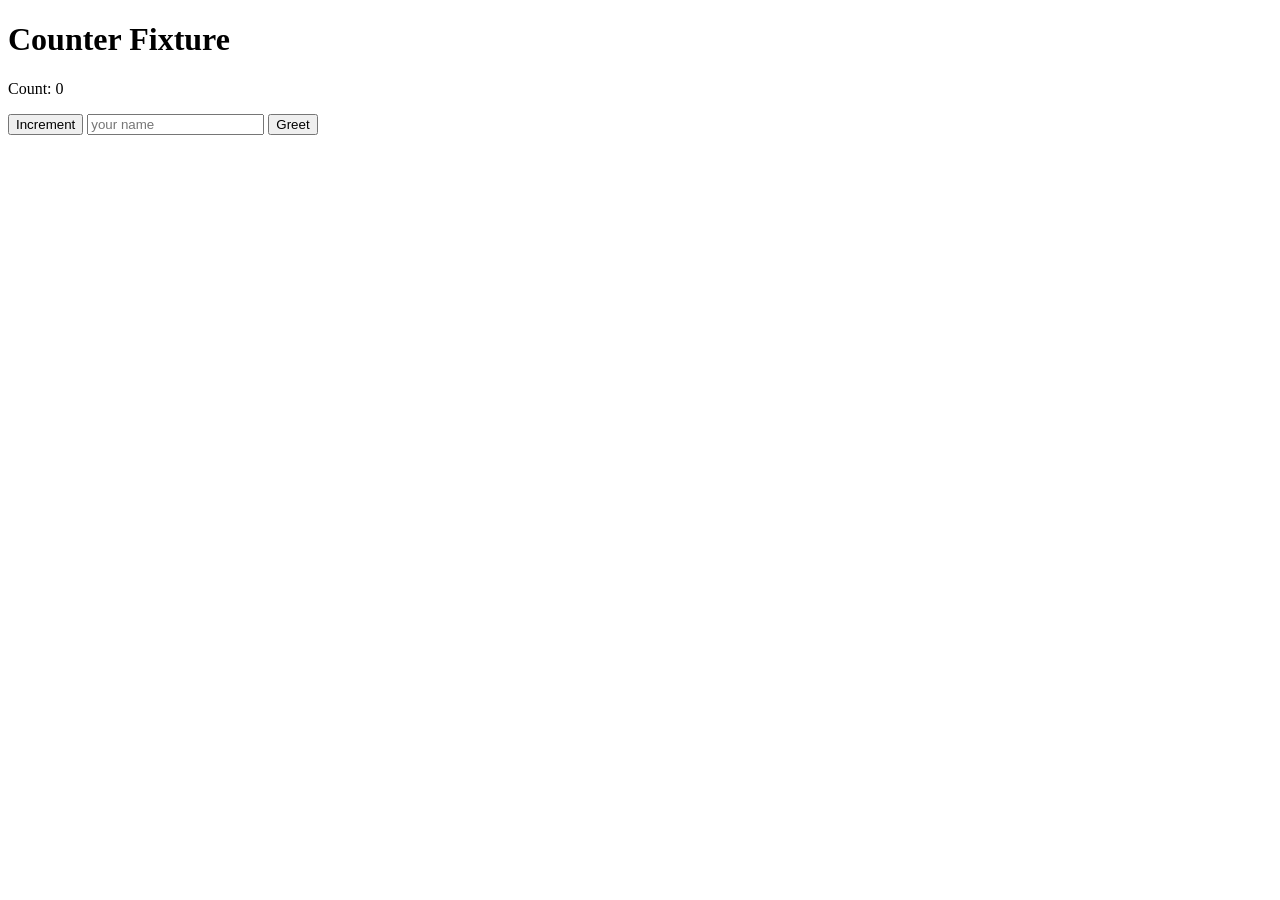
<file: tests/fixtures/web/index.html>
<!DOCTYPE html>
<html lang="en">
<head>
  <meta charset="utf-8">
  <title>PROMETHEUS Web Fixture</title>
</head>
<body>
  <h1>Counter Fixture</h1>
  <p>Count: <span id="count">0</span></p>
  <button id="inc" type="button">Increment</button>
  <input id="name" placeholder="your name">
  <button id="greet" type="button">Greet</button>
  <p id="out"></p>
  <script>
    console.error("fixture diagnostic error");
    var c = 0;
    document.getElementById("inc").addEventListener("click", function () {
      c++;
      document.getElementById("count").textContent = c;
    });
    document.getElementById("greet").addEventListener("click", function () {
      var n = document.getElementById("name").value || "stranger";
      document.getElementById("out").textContent = "Hello, " + n;
    });
  </script>
</body>
</html>
</file>
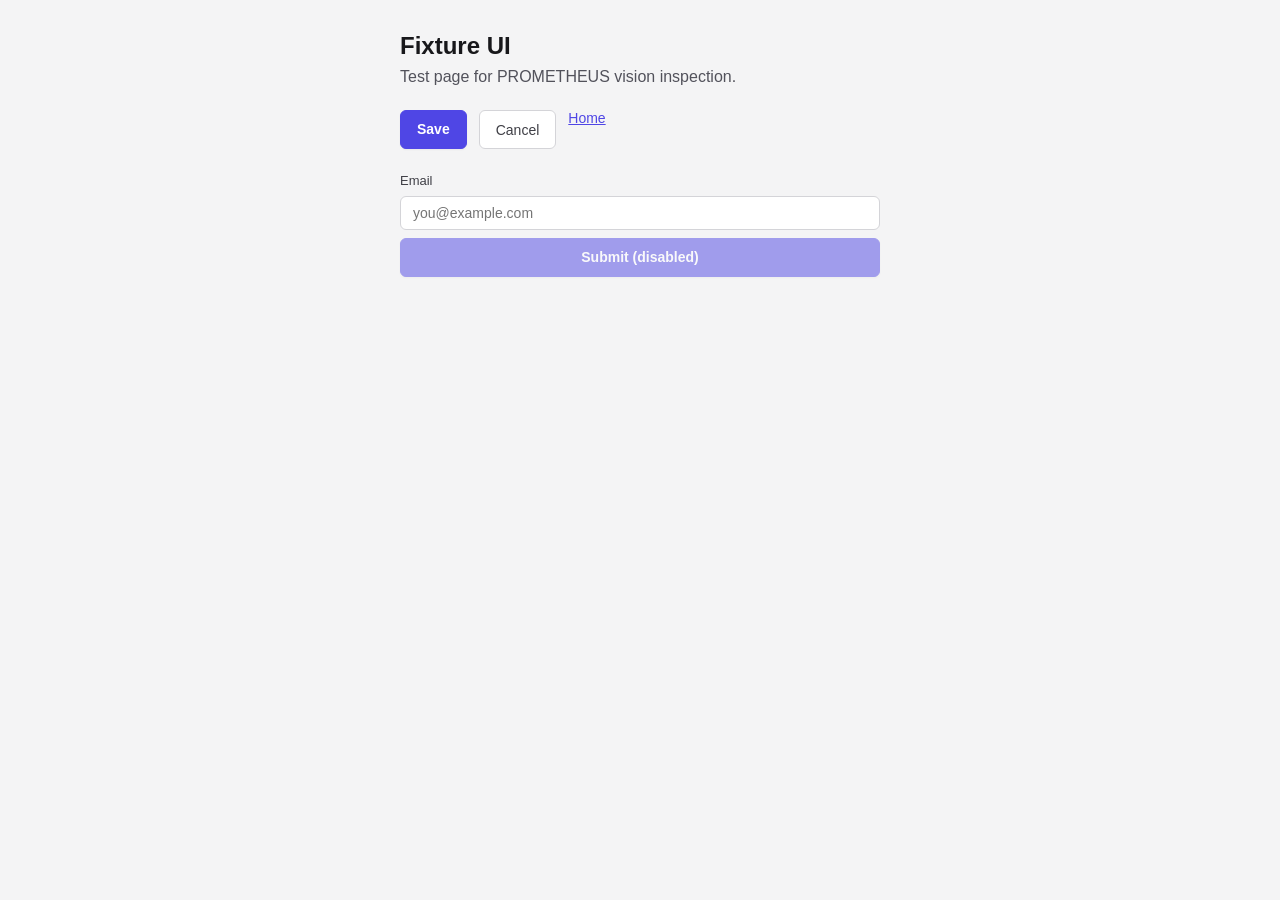
<file: tests/fixtures/web_ui/index.html>
<!DOCTYPE html>
<html lang="en">
<head>
<meta charset="UTF-8">
<meta name="viewport" content="width=device-width, initial-scale=1.0">
<title>PROMETHEUS Vision Fixture</title>
<link rel="stylesheet" href="styles.css">
</head>
<body>
<main>
  <h1>Fixture UI</h1>
  <p>Test page for PROMETHEUS vision inspection.</p>
  <div class="actions">
    <button class="primary" id="save-btn" data-testid="save-button">Save</button>
    <button class="secondary" id="cancel-btn">Cancel</button>
    <a href="#" class="nav-link" role="link">Home</a>
  </div>
  <form>
    <label for="email">Email</label>
    <input type="email" id="email" name="email" placeholder="you@example.com" />
    <button type="submit" class="primary" disabled>Submit (disabled)</button>
  </form>
</main>
</body>
</html>
</file>
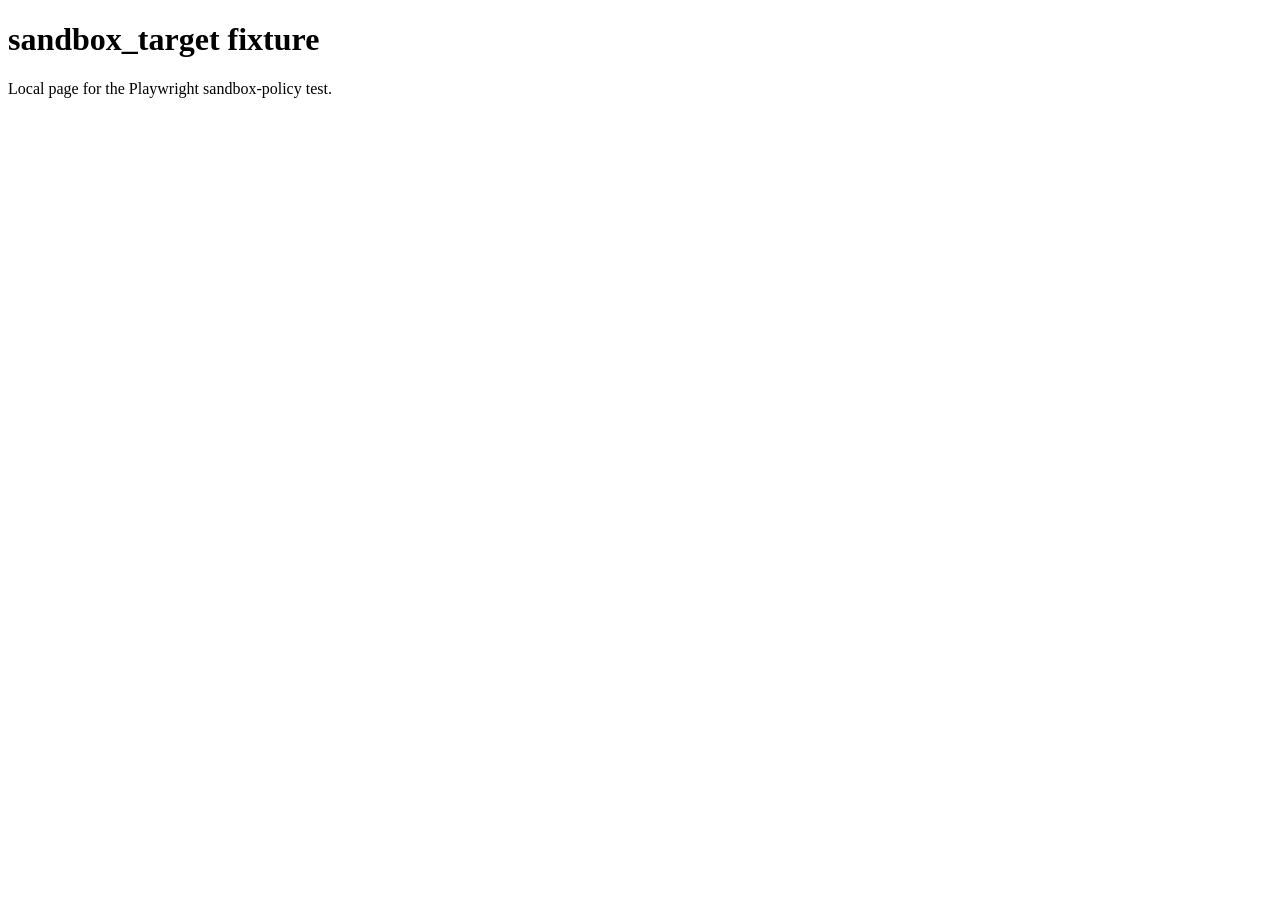
<file: tests/fixtures/sandbox_target/public/index.html>
<!doctype html>
<html lang="en">
<head>
  <meta charset="utf-8">
  <title>PROMETHEUS sandbox fixture</title>
</head>
<body>
  <h1>sandbox_target fixture</h1>
  <p>Local page for the Playwright sandbox-policy test.</p>
</body>
</html>
</file>
<file: website/assets/css/styles.css>
/* ============================================================================
   PROMETHEUS — single self-contained stylesheet.
   Identity: ancient gold on obsidian. Serif display voice for headings
   (animated gold gradient flow on featured titles), clean system sans for
   readable prose, monospace voice for eyebrows, labels, code, and tabular
   data. No external fonts, no CDN, no trackers. WCAG-AA contrast in both themes.

   Theme model:
     :root                       -> dark tokens (default, obsidian + gold)
     :root[data-theme="light"]   -> light tokens (user override, ivory + gold)
     @media (prefers-color-scheme: light) :root:not([data-theme]) -> light
   main.js resolves stored/system preference and sets data-theme on <html>.
   ========================================================================== */

/* ---------- design tokens : dark (default — obsidian + gold) ---------- */
:root {
  --bg:            #0a0a0f;   /* obsidian base                    */
  --bg-elev:       #12121a;   /* raised surface                   */
  --bg-elev-2:     #1a1a24;   /* hover / inset surface            */
  --bg-inset:      #07070b;   /* deepest well (terminal)          */
  --ink:           #e8e0d4;   /* primary text   (>= 13:1 on bg)   */
  --ink-dim:       #9a9080;   /* secondary text (>= 6.5:1)        */
  --ink-faint:     #6f6857;   /* captions       (>= 4.5:1)        */
  --gold:          #DAA520;
  --gold-light:    #F5D76E;
  --gold-dark:     #B8860B;
  --sandstone:     #C5A572;
  --bronze:        #8B7355;
  --line:          #2a2820;
  --line-bright:   #423d2e;
  --ok:            #7dd3a0;
  --warn:          #EAB85C;
  --danger:        #e07a6e;
  --accent-link:   var(--gold-light);  /* link text, AA on --bg   */
  --hero-glow-a:   rgba(218, 165, 32, 0.16);
  --hero-glow-b:   rgba(184, 134, 11, 0.11);
  --hero-glow-c:   rgba(139, 115, 85, 0.09);
  --selection:     rgba(218, 165, 32, 0.30);

  --radius:        8px;
  --radius-lg:     14px;
  --radius-xl:     20px;
  --radius-pill:   999px;

  --serif: Georgia, "Times New Roman", "Playfair Display", "Iowan Old Style", "Baskerville", serif;
  --mono: ui-monospace, "SF Mono", "Cascadia Mono", "DejaVu Sans Mono", Menlo, Consolas, "Liberation Mono", monospace;
  --sans: system-ui, -apple-system, "Segoe UI", "Helvetica Neue", sans-serif;

  --maxw:          1120px;
  --gutter:        clamp(1rem, 4vw, 3rem);

  --s-1: 0.25rem; --s-2: 0.5rem; --s-3: 0.75rem; --s-4: 1rem;
  --s-5: 1.5rem;  --s-6: 2rem;   --s-7: 3rem;    --s-8: 4.5rem;

  /* reusable gold gradient (text + fills) — bright tones for dark bg */
  --grad-gold: linear-gradient(100deg, var(--gold-light), var(--gold) 48%, var(--sandstone) 76%, var(--gold-light));
  --rule-gold: linear-gradient(90deg, transparent, var(--gold), transparent);
  --shadow-card: 0 1px 0 rgba(255,255,255,0.03), 0 14px 34px rgba(0,0,0,0.46);
  --shadow-gold: 0 12px 34px rgba(218,165,32,0.20), 0 2px 8px rgba(0,0,0,0.46);
  --ring-gold:   0 0 0 1px rgba(218,165,32,0.32);

  color-scheme: dark;
}

/* ---------- design tokens : light (ivory + gold) ---------- */
:root[data-theme="light"] {
  --bg:            #faf6ee;   /* warm ivory                       */
  --bg-elev:       #fffdf8;   /* raised surface                   */
  --bg-elev-2:     #f2ecdd;   /* hover / inset surface            */
  --bg-inset:      #eae2cf;   /* deepest well                     */
  --ink:           #2a2418;   /* primary text   (>= 13:1)         */
  --ink-dim:       #5c5340;   /* secondary text (>= 7:1)          */
  --ink-faint:     #857a63;   /* captions       (>= 4.5:1)        */
  --gold:          #B8860B;
  --gold-light:    #DAA520;
  --gold-dark:     #8B6508;
  --sandstone:     #9a7d4a;
  --bronze:        #6b5a44;
  --line:          #e2dac6;
  --line-bright:   #cabea3;
  --ok:            #2f7a4f;
  --warn:          #9a6a00;
  --danger:        #b2342c;
  --accent-link:   #8B6508;   /* link text on light (AA)          */
  --hero-glow-a:   rgba(184, 134, 11, 0.13);
  --hero-glow-b:   rgba(218, 165, 32, 0.09);
  --hero-glow-c:   rgba(139, 115, 85, 0.07);
  --selection:     rgba(184, 134, 11, 0.22);

  /* darker gold gradient for AA contrast on light backgrounds */
  --grad-gold: linear-gradient(100deg, var(--gold-dark), var(--gold) 48%, var(--bronze) 76%, var(--gold-dark));
  --rule-gold: linear-gradient(90deg, transparent, var(--gold-dark), transparent);
  --shadow-card: 0 1px 2px rgba(42,36,24,0.05), 0 12px 30px rgba(42,36,24,0.10);
  --shadow-gold: 0 12px 30px rgba(184,134,11,0.20), 0 2px 6px rgba(42,36,24,0.08);
  --ring-gold:   0 0 0 1px rgba(184,134,11,0.36);

  color-scheme: light;
}

/* honour the OS preference only when the user has not chosen explicitly */
@media (prefers-color-scheme: light) {
  :root:not([data-theme]) {
    --bg:            #faf6ee;
    --bg-elev:       #fffdf8;
    --bg-elev-2:     #f2ecdd;
    --bg-inset:      #eae2cf;
    --ink:           #2a2418;
    --ink-dim:       #5c5340;
    --ink-faint:     #857a63;
    --gold:          #B8860B;
    --gold-light:    #DAA520;
    --gold-dark:     #8B6508;
    --sandstone:     #9a7d4a;
    --bronze:        #6b5a44;
    --line:          #e2dac6;
    --line-bright:   #cabea3;
    --ok:            #2f7a4f;
    --warn:          #9a6a00;
    --danger:        #b2342c;
    --accent-link:   #8B6508;
    --hero-glow-a:   rgba(184, 134, 11, 0.13);
    --hero-glow-b:   rgba(218, 165, 32, 0.09);
    --hero-glow-c:   rgba(139, 115, 85, 0.07);
    --selection:     rgba(184, 134, 11, 0.22);
    --grad-gold: linear-gradient(100deg, var(--gold-dark), var(--gold) 48%, var(--bronze) 76%, var(--gold-dark));
    --rule-gold: linear-gradient(90deg, transparent, var(--gold-dark), transparent);
    --shadow-card: 0 1px 2px rgba(42,36,24,0.05), 0 12px 30px rgba(42,36,24,0.10);
    --shadow-gold: 0 12px 30px rgba(184,134,11,0.20), 0 2px 6px rgba(42,36,24,0.08);
    --ring-gold:   0 0 0 1px rgba(184,134,11,0.36);
    color-scheme: light;
  }
}

/* ---------- animated gold gradient flow (disabled under reduced motion) ---------- */
@keyframes gold-flow {
  0%, 100% { background-position: 0% 50%; }
  50%      { background-position: 100% 50%; }
}

/* ---------- reset ---------- */
*, *::before, *::after { box-sizing: border-box; }
html { -webkit-text-size-adjust: 100%; scroll-behavior: smooth; scroll-padding-top: 5rem; }
body {
  margin: 0;
  font-family: var(--sans);
  color: var(--ink);
  background-color: var(--bg);
  background-image:
    radial-gradient(1200px 620px at 80% -8%, var(--hero-glow-a), transparent 70%),
    radial-gradient(980px 720px at 12% 4%, var(--hero-glow-b), transparent 66%),
    radial-gradient(940px 640px at 50% 112%, var(--hero-glow-c), transparent 60%);
  background-attachment: fixed;
  line-height: 1.62;
  font-size: 1.0625rem;
  -webkit-font-smoothing: antialiased;
  text-rendering: optimizeLegibility;
}
::selection { background: var(--selection); color: var(--ink); }
img, svg { max-width: 100%; }
h1, h2, h3, h4 {
  line-height: 1.2;
  font-weight: 700;
  letter-spacing: -0.012em;
  font-family: var(--serif);
  color: var(--ink);
}
h2 { font-size: clamp(1.6rem, 1.15rem + 1.9vw, 2.35rem); margin: 0 0 var(--s-4); }
h3 { font-size: 1.18rem; margin: 0 0 var(--s-2); }
h4 { font-size: 1.02rem; margin: 0 0 var(--s-2); }
p { margin: 0 0 var(--s-4); }
a { color: var(--accent-link); text-decoration: underline; text-underline-offset: 0.18em; }
a:hover { color: var(--gold-light); }
code, pre, kbd { font-family: var(--mono); }
code {
  background: var(--bg-elev-2);
  padding: 0.12em 0.4em;
  border-radius: var(--radius);
  font-size: 0.9em;
  color: var(--gold-light);
  border: 1px solid var(--line);
}
pre {
  background: var(--bg-elev);
  border: 1px solid var(--line);
  border-radius: var(--radius-lg);
  padding: var(--s-4);
  overflow-x: auto;
}
pre code { background: none; border: 0; padding: 0; color: var(--ink); font-size: 0.92rem; }
ul, ol { padding-left: 1.2rem; }
strong { color: var(--ink); }

/* ---------- focus visibility (keyboard a11y) ---------- */
a:focus-visible,
button:focus-visible,
summary:focus-visible,
[tabindex]:focus-visible,
input:focus-visible,
select:focus-visible {
  outline: 3px solid var(--gold);
  outline-offset: 2px;
  border-radius: var(--radius);
}

/* ---------- skip link ---------- */
.skip-link {
  position: absolute;
  left: -9999px; top: 0; z-index: 100;
  background: var(--grad-gold);
  color: #1a1408;
  padding: var(--s-2) var(--s-4);
  border-radius: 0 0 var(--radius) var(--radius);
  font-weight: 700;
  text-decoration: none;
}
.skip-link:focus { left: 50%; transform: translateX(-50%); }

/* ---------- layout primitives ---------- */
main { display: block; }
section {
  max-width: var(--maxw);
  margin: 0 auto;
  padding: var(--s-7) var(--gutter);
  border-top: 1px solid var(--line);
}
section:first-of-type { border-top: 0; }
.section-lead { color: var(--ink-dim); max-width: 64ch; margin-top: 0; }
.eyebrow {
  font-family: var(--mono);
  text-transform: uppercase;
  letter-spacing: 0.24em;
  font-size: 0.76rem;
  color: var(--gold);
  margin: 0 0 var(--s-3);
  display: block;
}
.eyebrow::after {
  content: "";
  display: inline-block;
  width: 1.4rem; height: 1px; margin-left: 0.6rem;
  vertical-align: middle;
  background: var(--rule-gold);
}
.section-head { max-width: 72ch; margin-bottom: var(--s-5); }
.section-head h2 {
  margin-bottom: var(--s-3);
  color: var(--gold-light);
  background: var(--grad-gold);
  -webkit-background-clip: text; background-clip: text;
  -webkit-text-fill-color: transparent;
  background-size: 200% auto;
}

/* ---------- header ---------- */
.site-header {
  position: sticky; top: 0; z-index: 50;
  background: color-mix(in srgb, var(--bg) 80%, transparent);
  -webkit-backdrop-filter: saturate(160%) blur(14px);
  backdrop-filter: saturate(160%) blur(14px);
  border-bottom: 1px solid var(--line);
}
.header-inner {
  max-width: var(--maxw);
  margin: 0 auto;
  padding: var(--s-3) var(--gutter);
  display: flex; align-items: center; justify-content: space-between;
  gap: var(--s-4); flex-wrap: wrap;
}
.brand { display: flex; align-items: center; gap: var(--s-3); text-decoration: none; }
.brand .logo { width: 32px; height: 32px; flex: 0 0 auto; }
.wordmark {
  font-family: var(--serif);
  font-weight: 700;
  letter-spacing: 0.16em;
  font-size: 1.08rem;
  color: var(--gold-light);
  background: var(--grad-gold);
  -webkit-background-clip: text; background-clip: text;
  -webkit-text-fill-color: transparent;
  background-size: 220% auto;
  animation: gold-flow 9s ease-in-out infinite;
}
.top-nav { display: flex; gap: var(--s-4); flex-wrap: wrap; align-items: center; font-size: 0.94rem; }
.top-nav a { color: var(--ink-dim); text-decoration: none; transition: color 0.18s ease; }
.top-nav a:hover { color: var(--gold-light); }
.top-nav a.gh {
  color: var(--gold-light);
  border: 1px solid var(--line-bright);
  padding: var(--s-1) var(--s-4);
  border-radius: var(--radius-pill);
  transition: color 0.18s ease, border-color 0.18s ease, background 0.18s ease;
}
.top-nav a.gh:hover {
  background: color-mix(in srgb, var(--gold) 12%, transparent);
  border-color: var(--gold);
  color: var(--gold-light);
}

/* theme toggle */
.theme-toggle {
  appearance: none; background: var(--bg-elev-2); color: var(--ink-dim);
  border: 1px solid var(--line-bright); border-radius: var(--radius);
  width: 2.3rem; height: 2.3rem; display: inline-grid; place-items: center;
  cursor: pointer; padding: 0;
  transition: color 0.18s ease, border-color 0.18s ease, background 0.18s ease;
}
.theme-toggle:hover { color: var(--gold-light); border-color: var(--gold); background: color-mix(in srgb, var(--gold) 10%, transparent); }
.theme-toggle .icon { width: 1.15rem; height: 1.15rem; }
.theme-toggle .icon-moon { display: none; }
:root[data-theme="light"] .theme-toggle .icon-sun { display: none; }
:root[data-theme="light"] .theme-toggle .icon-moon { display: block; }

/* ---------- hero ---------- */
.hero {
  padding-top: clamp(2.5rem, 6vw, 5rem); padding-bottom: var(--s-8);
  position: relative;
}
.hero::before {
  content: ""; position: absolute; inset: -2rem 0 auto 0; height: 420px;
  background: radial-gradient(560px 320px at 50% 0%, var(--hero-glow-a), transparent 70%);
  pointer-events: none; z-index: -1;
}
.hero .eyebrow { letter-spacing: 0.26em; }
.hero h1 {
  font-size: clamp(2.1rem, 1.1rem + 5.2vw, 3.6rem);
  margin: 0 0 var(--s-5);
  font-family: var(--serif);
  letter-spacing: -0.015em;
  max-width: 18ch;
}
.hero h1 .accent {
  color: var(--gold-light);
  background: var(--grad-gold);
  -webkit-background-clip: text; background-clip: text;
  -webkit-text-fill-color: transparent;
  background-size: 220% auto;
  animation: gold-flow 8s ease-in-out infinite;
}
.lead { font-size: 1.18rem; color: var(--ink-dim); max-width: 62ch; margin-bottom: var(--s-5); }
.hero-points { list-style: none; padding: 0; display: grid; gap: var(--s-3); max-width: 72ch; margin: 0 0 var(--s-6); }
.hero-points li { padding-left: var(--s-5); position: relative; color: var(--ink); }
.hero-points li::before {
  content: ""; position: absolute; left: 0; top: 0.62em;
  width: 0.6rem; height: 0.6rem;
  background: var(--grad-gold);
  clip-path: polygon(50% 0, 100% 100%, 0 100%);
}
.cta-row { display: flex; gap: var(--s-3); flex-wrap: wrap; }
.cta {
  display: inline-block; padding: var(--s-3) var(--s-5);
  background: var(--grad-gold);
  background-size: 180% auto;
  color: #1a1408;
  font-weight: 700; text-decoration: none;
  border-radius: var(--radius); border: 1px solid var(--gold-dark);
  box-shadow: 0 1px 0 rgba(255,255,255,0.20) inset, 0 8px 22px rgba(218,165,32,0.22);
  transition: background-position 0.4s ease, box-shadow 0.25s ease, transform 0.15s ease;
}
.cta:hover {
  background-position: 100% 50%;
  color: #1a1408;
  box-shadow: 0 1px 0 rgba(255,255,255,0.28) inset, 0 10px 30px rgba(218,165,32,0.38);
  transform: translateY(-1px);
}
.cta.ghost {
  background: transparent;
  color: var(--gold-light);
  border: 1px solid var(--line-bright);
  box-shadow: none;
}
.cta.ghost:hover {
  background: color-mix(in srgb, var(--gold) 10%, transparent);
  border-color: var(--gold);
  color: var(--gold-light);
  box-shadow: var(--ring-gold);
}

/* quick install strip in hero */
.hero-cmd {
  margin-top: var(--s-6); max-width: 760px;
}
.hero-cmd .cmd-block { margin-top: 0; }

/* ---------- OS tabs ---------- */
.tablist-wrap { margin-top: var(--s-5); }
.tablist { display: flex; gap: 0; border-bottom: 1px solid var(--line); }
.tab {
  appearance: none; background: transparent; border: 0;
  border-bottom: 3px solid transparent;
  color: var(--ink-dim);
  font-family: var(--mono); font-size: 0.96rem; font-weight: 600;
  padding: var(--s-3) var(--s-4); cursor: pointer; margin-bottom: -1px;
  letter-spacing: 0.02em;
  transition: color 0.18s ease, border-color 0.18s ease;
}
.tab:hover { color: var(--gold-light); }
.tab[aria-selected="true"] { color: var(--gold-light); border-bottom-color: var(--gold); }
.tabpanel { padding-top: var(--s-5); }
.os-note { color: var(--ink-dim); max-width: 70ch; }

/* command block */
.cmd-block {
  display: flex; align-items: stretch; gap: 0;
  margin-top: var(--s-4);
  border: 1px solid var(--line); border-radius: var(--radius-lg);
  overflow: hidden;
  background: color-mix(in srgb, var(--bg-elev) 78%, transparent);
  -webkit-backdrop-filter: blur(10px);
  backdrop-filter: blur(10px);
  box-shadow: var(--shadow-card);
}
.cmd-block .cmd {
  flex: 1 1 auto; display: block;
  font-family: var(--mono); font-size: 0.95rem; color: var(--ink);
  background: none; border: 0; padding: var(--s-4);
  white-space: pre-wrap; overflow-wrap: anywhere; word-break: break-word;
}
.cmd-block .cmd::before { content: "$ "; color: var(--gold); font-weight: 700; }
.copy-btn {
  flex: 0 0 auto; appearance: none; border: 0;
  border-left: 1px solid var(--line);
  background: var(--bg-elev-2); color: var(--ink-dim);
  font-family: var(--mono); font-weight: 700; letter-spacing: 0.06em;
  padding: 0 var(--s-5); cursor: pointer; font-size: 0.9rem; min-width: 5.5rem;
  transition: background-color 0.18s ease, color 0.18s ease;
}
.copy-btn:hover { background: color-mix(in srgb, var(--gold) 14%, var(--bg-elev)); color: var(--gold-light); }
.copy-btn.copied { background: var(--ok); color: #06240f; }
.copy-btn.copied .copy-label::after { content: " — Copied"; }
.copy-btn[aria-disabled="true"] { cursor: not-allowed; opacity: 0.7; }

.manual-alt { margin-top: var(--s-4); max-width: 80ch; }
.manual-alt > summary {
  cursor: pointer; font-family: var(--mono); font-size: 0.95rem;
  color: var(--accent-link); padding: var(--s-2) 0;
}
.manual-code { margin-top: var(--s-3); }

.no-track {
  margin-top: var(--s-5); padding: var(--s-3) var(--s-4);
  border-left: 3px solid var(--gold);
  background: color-mix(in srgb, var(--gold) 8%, transparent);
  -webkit-backdrop-filter: blur(8px);
  backdrop-filter: blur(8px);
  border-radius: var(--radius); color: var(--ink-dim); font-size: 0.95rem;
}

/* ---------- tables ---------- */
.table-wrap { overflow-x: auto; }
.matrix, .cmd-table, .pk-table { width: 100%; border-collapse: collapse; font-size: 0.96rem; }
.matrix th, .matrix td, .cmd-table th, .cmd-table td, .pk-table th, .pk-table td {
  text-align: left; padding: var(--s-3) var(--s-4);
  border-bottom: 1px solid var(--line); vertical-align: top;
}
.matrix th, .cmd-table th, .pk-table th {
  font-family: var(--mono); text-transform: uppercase; letter-spacing: 0.1em;
  font-size: 0.74rem; color: var(--sandstone);
  border-bottom: 1px solid color-mix(in srgb, var(--gold) 34%, var(--line));
}
.pk-table tbody tr:hover, .cmd-table tbody tr:hover, .matrix tbody tr:hover {
  background: color-mix(in srgb, var(--gold) 6%, transparent);
}
caption, .caption {
  caption-side: top; text-align: left; color: var(--ink-faint);
  font-size: 0.85rem; padding-bottom: var(--s-2);
}
.badge {
  font-family: var(--mono); font-size: 0.74rem; font-weight: 700;
  padding: 0.15em 0.6em; border-radius: var(--radius-pill);
  letter-spacing: 0.04em; white-space: nowrap;
}
.badge.ok { background: color-mix(in srgb, var(--ok) 16%, transparent); color: var(--ok); border: 1px solid color-mix(in srgb, var(--ok) 45%, transparent); }
.badge.no { background: color-mix(in srgb, var(--danger) 14%, transparent); color: var(--danger); border: 1px solid color-mix(in srgb, var(--danger) 45%, transparent); }
.badge.warn { background: color-mix(in srgb, var(--warn) 16%, transparent); color: var(--warn); border: 1px solid color-mix(in srgb, var(--warn) 45%, transparent); }

/* ---------- generic cards / grids ---------- */
.grid-two { display: grid; grid-template-columns: repeat(auto-fit, minmax(260px, 1fr)); gap: var(--s-4); }
.grid-three { display: grid; grid-template-columns: repeat(auto-fit, minmax(240px, 1fr)); gap: var(--s-4); }
.card {
  position: relative; overflow: hidden;
  background: color-mix(in srgb, var(--bg-elev) 72%, transparent);
  -webkit-backdrop-filter: blur(12px) saturate(125%);
  backdrop-filter: blur(12px) saturate(125%);
  border: 1px solid var(--line);
  border-radius: var(--radius-lg);
  padding: var(--s-5);
  box-shadow: var(--shadow-card);
  transition: transform 0.28s ease, box-shadow 0.28s ease, border-color 0.28s ease;
}
.card::before {
  content: ""; position: absolute; top: 0; left: 0; right: 0; height: 2px;
  background: linear-gradient(90deg, transparent, var(--gold), var(--gold-light), var(--gold), transparent);
  opacity: 0; transition: opacity 0.28s ease;
}
.card:hover {
  transform: translateY(-4px);
  border-color: color-mix(in srgb, var(--gold) 42%, var(--line));
  box-shadow: var(--shadow-gold);
}
.card:hover::before { opacity: 1; }
.card h3 { font-family: var(--serif); color: var(--gold-light); letter-spacing: 0.01em; }
.card ul { margin: 0; color: var(--ink-dim); }
.disclosure { max-width: 80ch; line-height: 1.7; }
.disclosure li { margin-bottom: var(--s-3); }
.steps { list-style: none; padding: 0; display: grid; gap: var(--s-5); max-width: 82ch; }
.steps > li {
  border-left: 2px solid var(--line-bright);
  padding-left: var(--s-5);
  transition: border-color 0.25s ease;
}
.steps > li:hover { border-left-color: var(--gold); }
.steps h3 { font-family: var(--serif); color: var(--ink); }
.steps p { color: var(--ink-dim); margin: 0; }
.bundle-sizes { margin-top: var(--s-3); color: var(--ink-dim); }

/* accordion */
.accordion { display: grid; gap: var(--s-2); max-width: 82ch; }
.accordion details {
  border: 1px solid var(--line); border-radius: var(--radius);
  background: color-mix(in srgb, var(--bg-elev) 72%, transparent);
  -webkit-backdrop-filter: blur(10px);
  backdrop-filter: blur(10px);
  padding: var(--s-3) var(--s-4);
  transition: border-color 0.22s ease, background 0.22s ease;
}
.accordion details:hover { border-color: color-mix(in srgb, var(--gold) 35%, var(--line)); }
.accordion summary { cursor: pointer; font-weight: 700; color: var(--ink); font-family: var(--mono); font-size: 0.95rem; }
.accordion summary code { color: var(--gold-light); }
.accordion details[open] { border-left: 3px solid var(--gold); }
.accordion details[open] summary { color: var(--gold-light); margin-bottom: var(--s-3); }
.accordion details p { color: var(--ink-dim); margin-top: 0; }
.accordion pre { margin: var(--s-2) 0; }

/* ---------- packages comparison ---------- */
.pk-toolbar {
  display: flex; flex-wrap: wrap; gap: var(--s-4); align-items: end;
  margin-bottom: var(--s-5);
}
.pk-control { display: grid; gap: var(--s-1); }
.pk-control label { font-family: var(--mono); text-transform: uppercase; letter-spacing: 0.08em; font-size: 0.72rem; color: var(--ink-faint); }
.pk-control select {
  appearance: none; font-family: var(--mono); font-size: 0.92rem;
  background: var(--bg-elev); color: var(--ink);
  border: 1px solid var(--line-bright); border-radius: var(--radius);
  padding: var(--s-2) var(--s-3); cursor: pointer;
  transition: border-color 0.18s ease;
}
.pk-control select:hover { border-color: var(--gold); }
.pk-view { display: inline-flex; border: 1px solid var(--line-bright); border-radius: var(--radius-pill); overflow: hidden; }
.pk-view button {
  appearance: none; background: var(--bg-elev-2); color: var(--ink-dim);
  border: 0; padding: var(--s-2) var(--s-4); cursor: pointer;
  font-family: var(--mono); font-size: 0.86rem;
  transition: background 0.18s ease, color 0.18s ease;
}
.pk-view button:hover { color: var(--gold-light); }
.pk-view button[aria-pressed="true"] { background: var(--grad-gold); color: #1a1408; font-weight: 700; }
.pk-status { font-family: var(--mono); font-size: 0.82rem; color: var(--ink-faint); margin-left: auto; align-self: end; }

.pk-table { font-size: 0.9rem; }
.pk-table th, .pk-table td { font-size: 0.9rem; }
.pk-table .pk-name { font-family: var(--mono); font-weight: 700; color: var(--gold-light); }
.pk-table .pk-sub { color: var(--ink-faint); font-size: 0.82rem; }
.pk-table code { font-size: 0.84rem; }
.pk-table .num { font-family: var(--mono); white-space: nowrap; color: var(--ink-dim); }

.pk-grid { display: grid; grid-template-columns: repeat(auto-fill, minmax(290px, 1fr)); gap: var(--s-4); }
.pk-card {
  position: relative; overflow: hidden;
  background: color-mix(in srgb, var(--bg-elev) 72%, transparent);
  -webkit-backdrop-filter: blur(12px) saturate(125%);
  backdrop-filter: blur(12px) saturate(125%);
  border: 1px solid var(--line); border-radius: var(--radius-lg);
  padding: var(--s-5); display: flex; flex-direction: column; gap: var(--s-3);
  box-shadow: var(--shadow-card);
  transition: transform 0.28s ease, box-shadow 0.28s ease, border-color 0.28s ease;
}
.pk-card::before {
  content: ""; position: absolute; top: 0; left: 0; right: 0; height: 2px;
  background: linear-gradient(90deg, transparent, var(--gold), var(--gold-light), var(--gold), transparent);
  opacity: 0; transition: opacity 0.28s ease;
}
.pk-card:hover {
  transform: translateY(-4px);
  border-color: color-mix(in srgb, var(--gold) 42%, var(--line));
  box-shadow: var(--shadow-gold);
}
.pk-card:hover::before { opacity: 1; }
.pk-card-head { display: flex; align-items: baseline; justify-content: space-between; gap: var(--s-3); }
.pk-card-head h3 { font-family: var(--serif); margin: 0; color: var(--ink); }
.pk-card .pk-sub { color: var(--ink-faint); font-family: var(--mono); font-size: 0.82rem; }
.pk-card .pk-desc { color: var(--ink-dim); font-size: 0.94rem; margin: 0; }
.pk-roles { display: grid; gap: var(--s-2); }
.pk-role { display: flex; flex-wrap: wrap; gap: var(--s-2); align-items: baseline; padding: var(--s-2) 0; border-top: 1px solid var(--line); }
.pk-role:first-child { border-top: 0; }
.pk-role .role-tag { font-family: var(--mono); font-size: 0.72rem; text-transform: uppercase; letter-spacing: 0.06em; color: var(--gold); min-width: 5.5em; }
.pk-role code { font-size: 0.84rem; }
.pk-role .opt { font-family: var(--mono); font-size: 0.7rem; color: var(--ink-faint); }
.pk-meta { display: flex; flex-wrap: wrap; gap: var(--s-2) var(--s-4); font-family: var(--mono); font-size: 0.8rem; color: var(--ink-dim); border-top: 1px solid var(--line); padding-top: var(--s-3); }
.pk-meta span { white-space: nowrap; }
.pk-footnote { color: var(--ink-faint); font-size: 0.88rem; margin-top: var(--s-4); max-width: 80ch; }

/* tier + status dots */
.pk-dot { display: inline-block; width: 0.5rem; height: 0.5rem; border-radius: 50%; margin-right: 0.4em; vertical-align: middle; background: var(--ink-faint); }
.tier-cpu .pk-dot { background: var(--warn); }
.tier-gpu-8 .pk-dot, .tier-gpu-12 .pk-dot, .tier-gpu-24 .pk-dot { background: var(--gold); }
.tier-addon .pk-dot { background: var(--gold-light); }
.status-stable .pk-dot { background: var(--ok); }
.status-experimental .pk-dot { background: var(--warn); }

/* ---------- quota local vs cloud ---------- */
.vs-grid { display: grid; grid-template-columns: repeat(auto-fit, minmax(280px, 1fr)); gap: var(--s-4); }
.vs-col {
  border: 1px solid var(--line); border-radius: var(--radius-lg); padding: var(--s-5);
  background: color-mix(in srgb, var(--bg-elev) 72%, transparent);
  -webkit-backdrop-filter: blur(12px);
  backdrop-filter: blur(12px);
  box-shadow: var(--shadow-card);
}
.vs-col h3 { font-family: var(--serif); margin-top: 0; }
.vs-col.local { border-top: 3px solid var(--ok); }
.vs-col.cloud { border-top: 3px solid var(--warn); }
.vs-col ul { color: var(--ink-dim); margin: 0; }

/* ---------- features / mcp / modes ---------- */
.feat-grid { display: grid; grid-template-columns: repeat(auto-fit, minmax(280px, 1fr)); gap: var(--s-4); }
.feat {
  padding: var(--s-4) 0; border-top: 1px solid var(--line);
  transition: border-color 0.25s ease;
}
.feat:first-child { border-top: 0; }
.feat:hover { border-top-color: color-mix(in srgb, var(--gold) 40%, var(--line)); }
.feat h3 { font-family: var(--serif); color: var(--ink); margin-bottom: var(--s-2); }
.feat h3 .num {
  font-family: var(--mono); font-size: 0.82em;
  color: var(--gold); margin-right: var(--s-2);
}
.feat p { color: var(--ink-dim); margin: 0; }
.modes-grid { display: grid; grid-template-columns: repeat(auto-fit, minmax(260px, 1fr)); gap: var(--s-4); }
.mode-card {
  position: relative; overflow: hidden;
  background: color-mix(in srgb, var(--bg-elev) 72%, transparent);
  -webkit-backdrop-filter: blur(12px) saturate(125%);
  backdrop-filter: blur(12px) saturate(125%);
  border: 1px solid var(--line); border-radius: var(--radius-lg);
  padding: var(--s-5); border-left: 3px solid var(--gold);
  box-shadow: var(--shadow-card);
  transition: transform 0.28s ease, box-shadow 0.28s ease, border-color 0.28s ease;
}
.mode-card::before {
  content: ""; position: absolute; top: 0; left: 0; right: 0; height: 2px;
  background: linear-gradient(90deg, transparent, var(--gold-light), var(--gold), transparent);
  opacity: 0; transition: opacity 0.28s ease;
}
.mode-card:hover {
  transform: translateY(-4px);
  border-color: color-mix(in srgb, var(--gold) 45%, var(--line));
  box-shadow: var(--shadow-gold);
}
.mode-card:hover::before { opacity: 1; }
.mode-card h3 { font-family: var(--serif); color: var(--ink); }
.mode-card .mode-tag { font-family: var(--mono); font-size: 0.74rem; text-transform: uppercase; letter-spacing: 0.08em; color: var(--gold); }
.mode-card p { color: var(--ink-dim); }

/* changelog */
.changelog { max-width: 80ch; }
.changelog .entry { padding: var(--s-4) 0; border-top: 1px solid var(--line); }
.changelog .entry:first-child { border-top: 0; }
.changelog .ver { font-family: var(--mono); color: var(--gold-light); font-weight: 700; }
.changelog .date { color: var(--ink-faint); font-family: var(--mono); font-size: 0.82rem; margin-left: var(--s-3); }
.changelog ul { color: var(--ink-dim); margin: var(--s-2) 0 0; }

/* callouts */
.callout {
  padding: var(--s-4) var(--s-5); border-radius: var(--radius-xl);
  background: color-mix(in srgb, var(--bg-elev) 72%, transparent);
  -webkit-backdrop-filter: blur(12px);
  backdrop-filter: blur(12px);
  border: 1px solid var(--line); border-left: 3px solid var(--gold);
  color: var(--ink-dim); max-width: 80ch;
  box-shadow: var(--shadow-card);
}

/* terminal placeholder */
.terminal-placeholder {
  border: 1px dashed var(--line-bright); border-radius: var(--radius-lg);
  overflow: hidden; background: var(--bg-inset); max-width: 78ch;
  box-shadow: var(--shadow-card);
}
.terminal-bar { display: flex; align-items: center; gap: var(--s-2); padding: var(--s-2) var(--s-3); background: var(--bg-elev); border-bottom: 1px solid var(--line); }
.terminal-bar .dot:nth-child(1) { background: var(--danger); }
.terminal-bar .dot:nth-child(2) { background: var(--warn); }
.terminal-bar .dot:nth-child(3) { background: var(--ok); }
.dot { width: 0.7rem; height: 0.7rem; border-radius: 50%; background: var(--line-bright); }
.term-title { margin-left: var(--s-3); font-family: var(--mono); font-size: 0.8rem; color: var(--ink-faint); }
.terminal-body { margin: 0; border: 0; border-radius: 0; background: none; padding: var(--s-5); color: var(--ink-dim); font-size: 0.9rem; }
.terminal-body .ph-note { color: var(--gold); font-style: italic; }

/* ---------- footer ---------- */
.site-footer { border-top: 1px solid var(--line); padding: var(--s-6) var(--gutter); }
.footer-inner { max-width: var(--maxw); margin: 0 auto; display: grid; gap: var(--s-5); }
.footer-links { display: flex; flex-wrap: wrap; gap: var(--s-3) var(--s-5); }
.footer-links a { color: var(--ink-dim); text-decoration: none; transition: color 0.18s ease; }
.footer-links a:hover { color: var(--gold-light); }
.copyright { margin: 0; color: var(--ink-faint); font-size: 0.92rem; }
.copyright a { color: var(--ink-dim); }
.no-track-footer { margin: 0; font-family: var(--mono); font-size: 0.8rem; color: var(--ink-faint); }

/* ---------- responsive ---------- */
@media (max-width: 820px) {
  .header-inner { padding: var(--s-3) var(--gutter); }
  .top-nav { gap: var(--s-2) var(--s-4); }
  .hero h1 { max-width: none; }
}
@media (max-width: 720px) {
  .site-header { position: static; }
  .cmd-block { flex-direction: column; }
  .copy-btn { border-left: 0; border-top: 1px solid var(--line); padding: var(--s-3); }
  .pk-table .hide-sm { display: none; }
}

/* ---------- reduced motion ---------- */
@media (prefers-reduced-motion: reduce) {
  html { scroll-behavior: auto; }
  *, *::before, *::after {
    transition-duration: 0.001ms !important;
    animation-duration: 0.001ms !important;
    animation-iteration-count: 1 !important;
  }
}
</file>
<file: tests/fixtures/web_ui/styles.css>
* { margin: 0; padding: 0; box-sizing: border-box; }
body {
  font-family: -apple-system, BlinkMacSystemFont, "Segoe UI", Roboto, sans-serif;
  background: #f4f4f5;
  color: #18181b;
  padding: 2rem;
}
main { max-width: 480px; margin: 0 auto; }
h1 { font-size: 1.5rem; margin-bottom: 0.5rem; }
p { color: #52525b; margin-bottom: 1.5rem; }
.actions { display: flex; gap: 0.75rem; margin-bottom: 1.5rem; }

button.primary {
  background-color: #4f46e5;
  color: #ffffff;
  border: 1px solid #4f46e5;
  border-radius: 6px;
  padding: 8px 16px;
  font-size: 14px;
  font-weight: 600;
  line-height: 1.5;
  cursor: pointer;
  box-shadow: 0 1px 2px rgba(0, 0, 0, 0.05);
}
button.primary:hover {
  background-color: #4338ca;
  border-color: #4338ca;
}
button.primary:focus {
  outline: 2px solid #818cf8;
  outline-offset: 2px;
}

button.secondary {
  background-color: #ffffff;
  color: #3f3f46;
  border: 1px solid #d4d4d8;
  border-radius: 6px;
  padding: 8px 16px;
  font-size: 14px;
  cursor: pointer;
}
button.secondary:hover { background-color: #f4f4f5; }

button[disabled] {
  opacity: 0.5;
  cursor: not-allowed;
}

.nav-link {
  color: #4f46e5;
  text-decoration: underline;
  font-size: 14px;
}

form {
  display: flex;
  flex-direction: column;
  gap: 0.5rem;
}
label { font-size: 13px; font-weight: 500; color: #3f3f46; }
input {
  padding: 8px 12px;
  border: 1px solid #d4d4d8;
  border-radius: 6px;
  font-size: 14px;
}
input:focus { outline: 2px solid #818cf8; outline-offset: 1px; }
</file>
